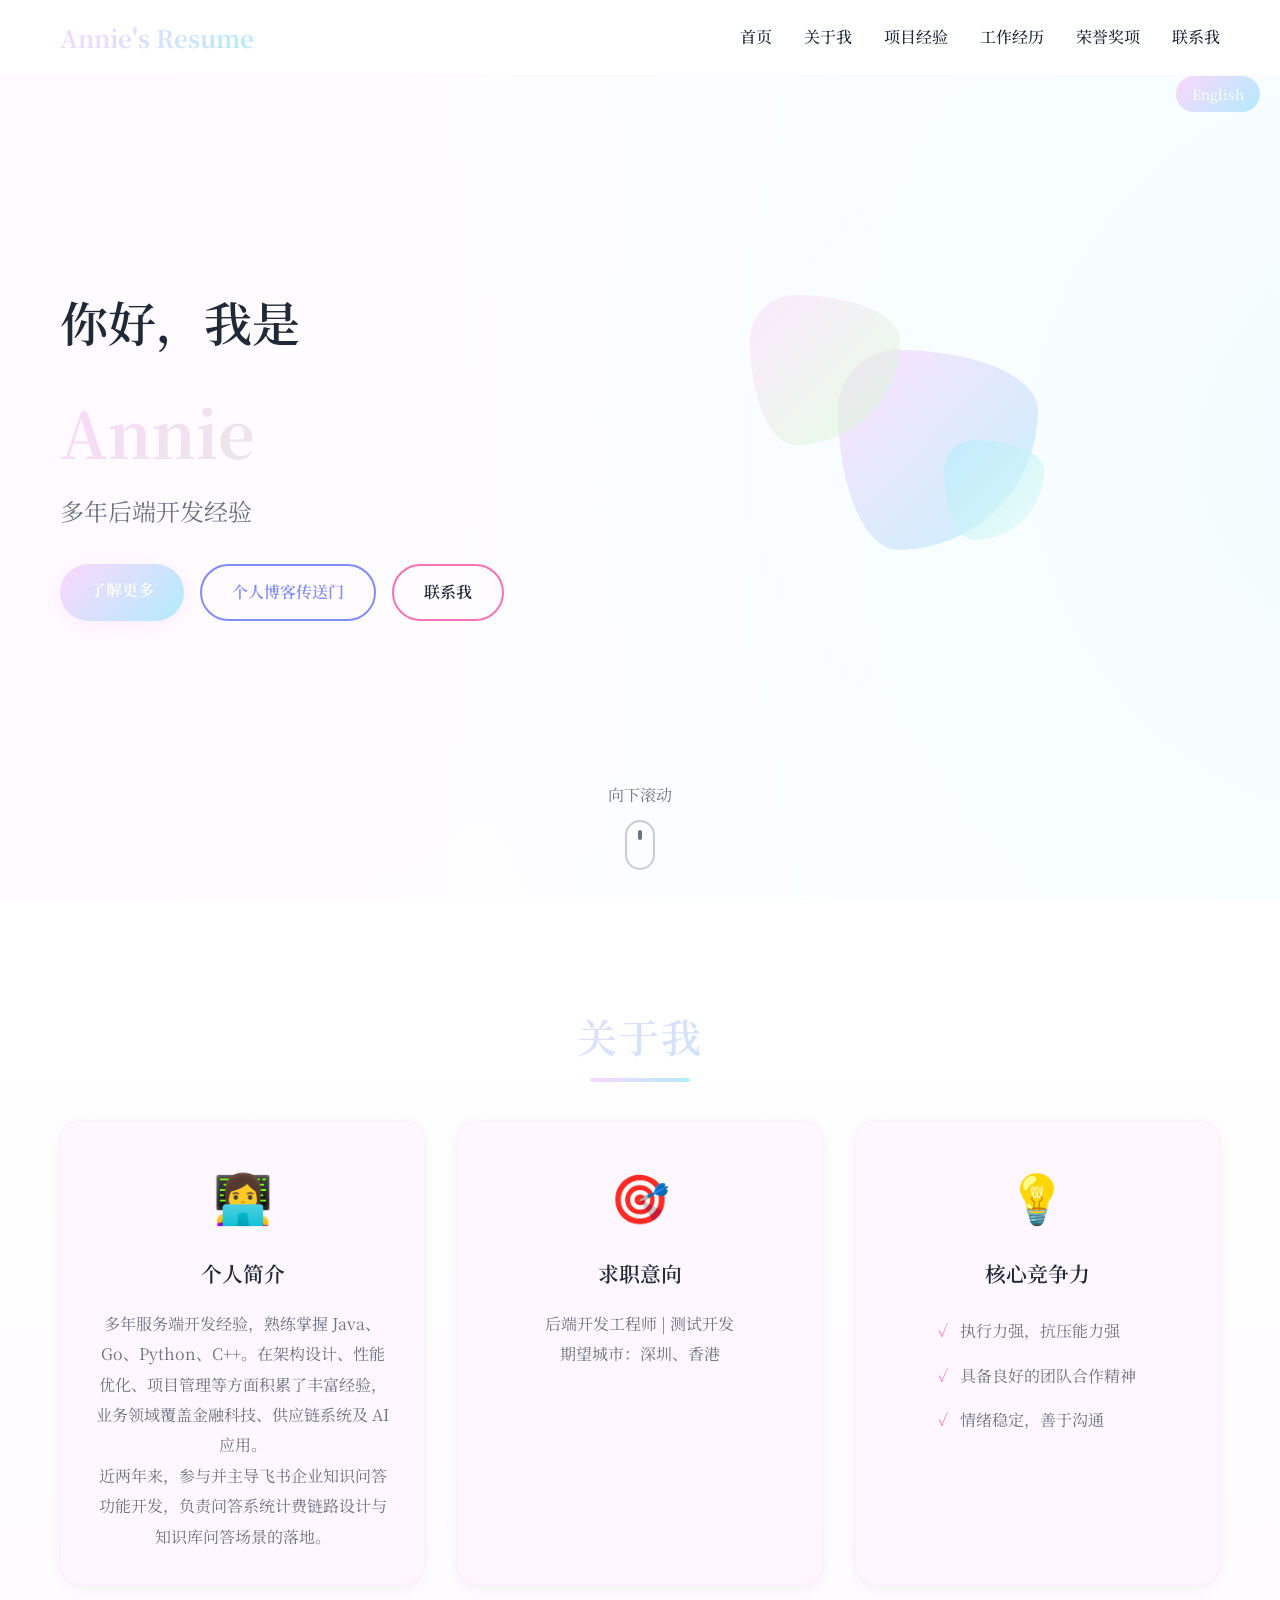
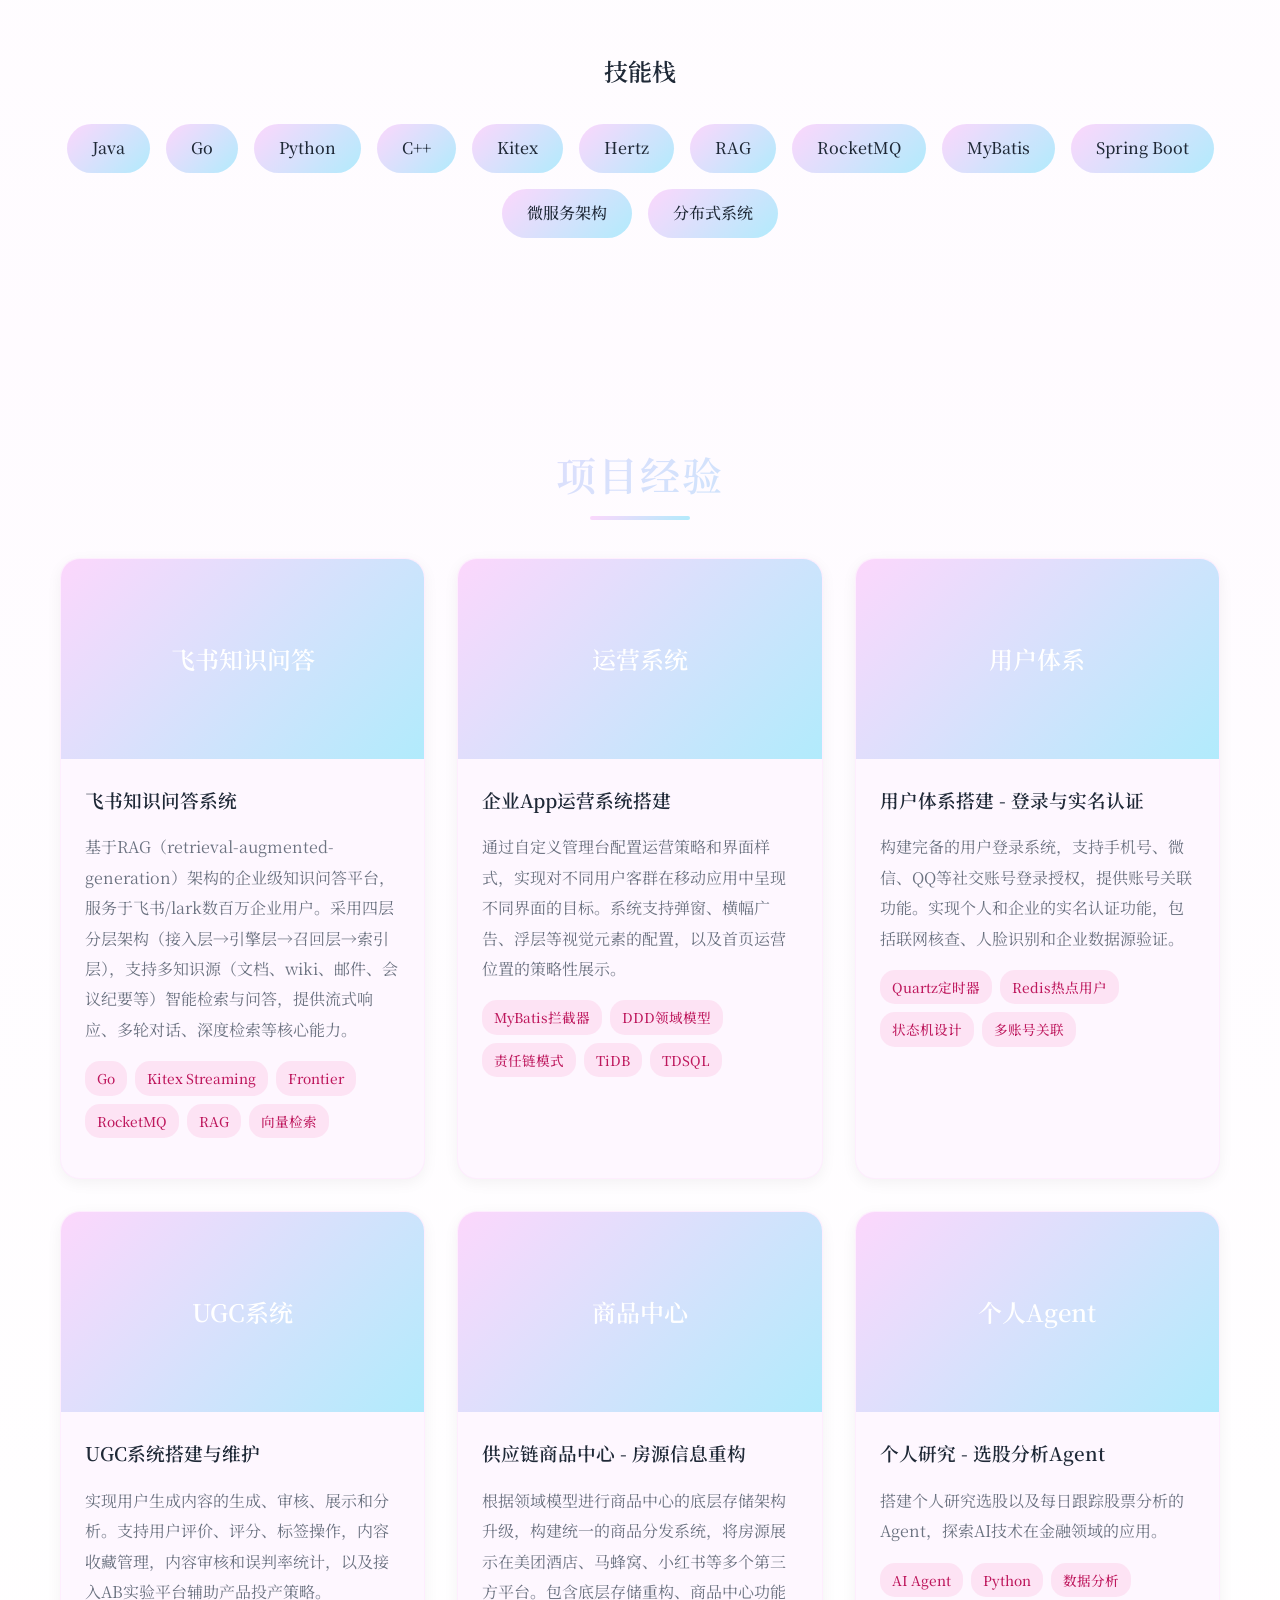
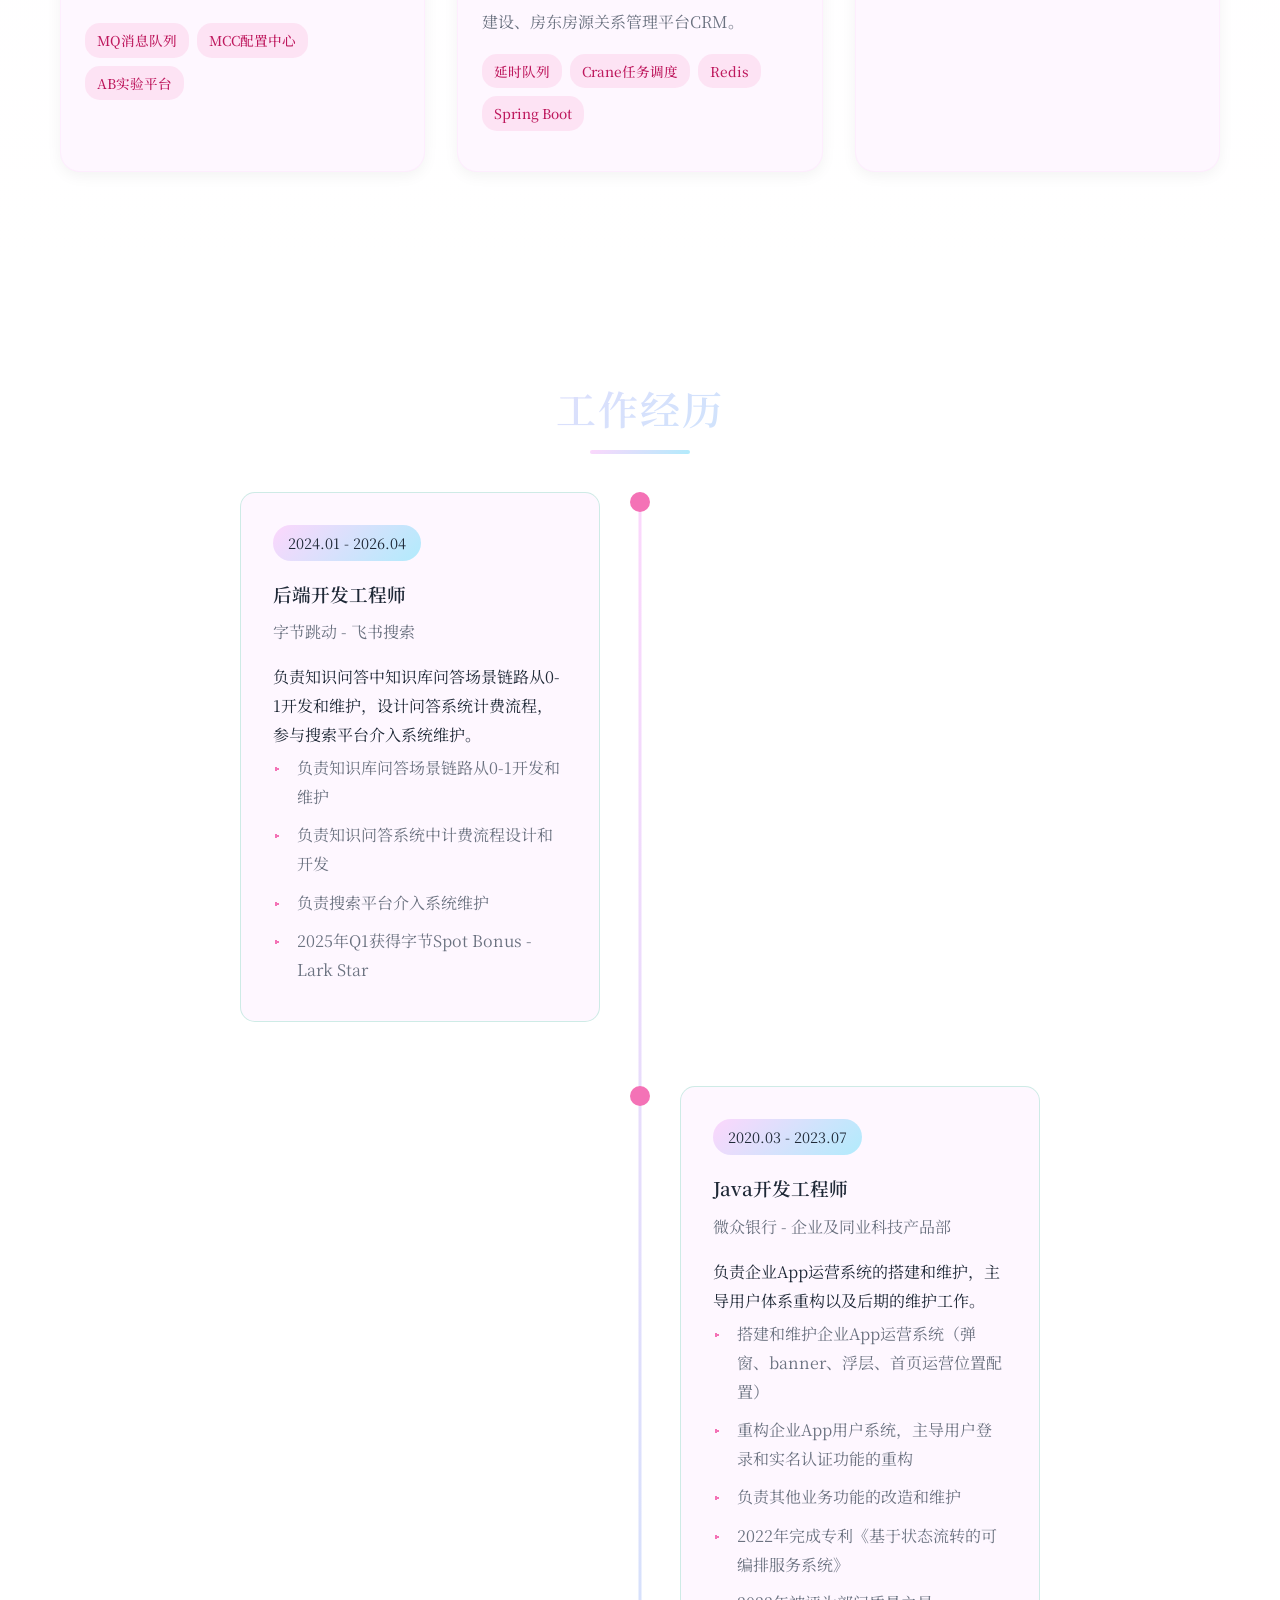
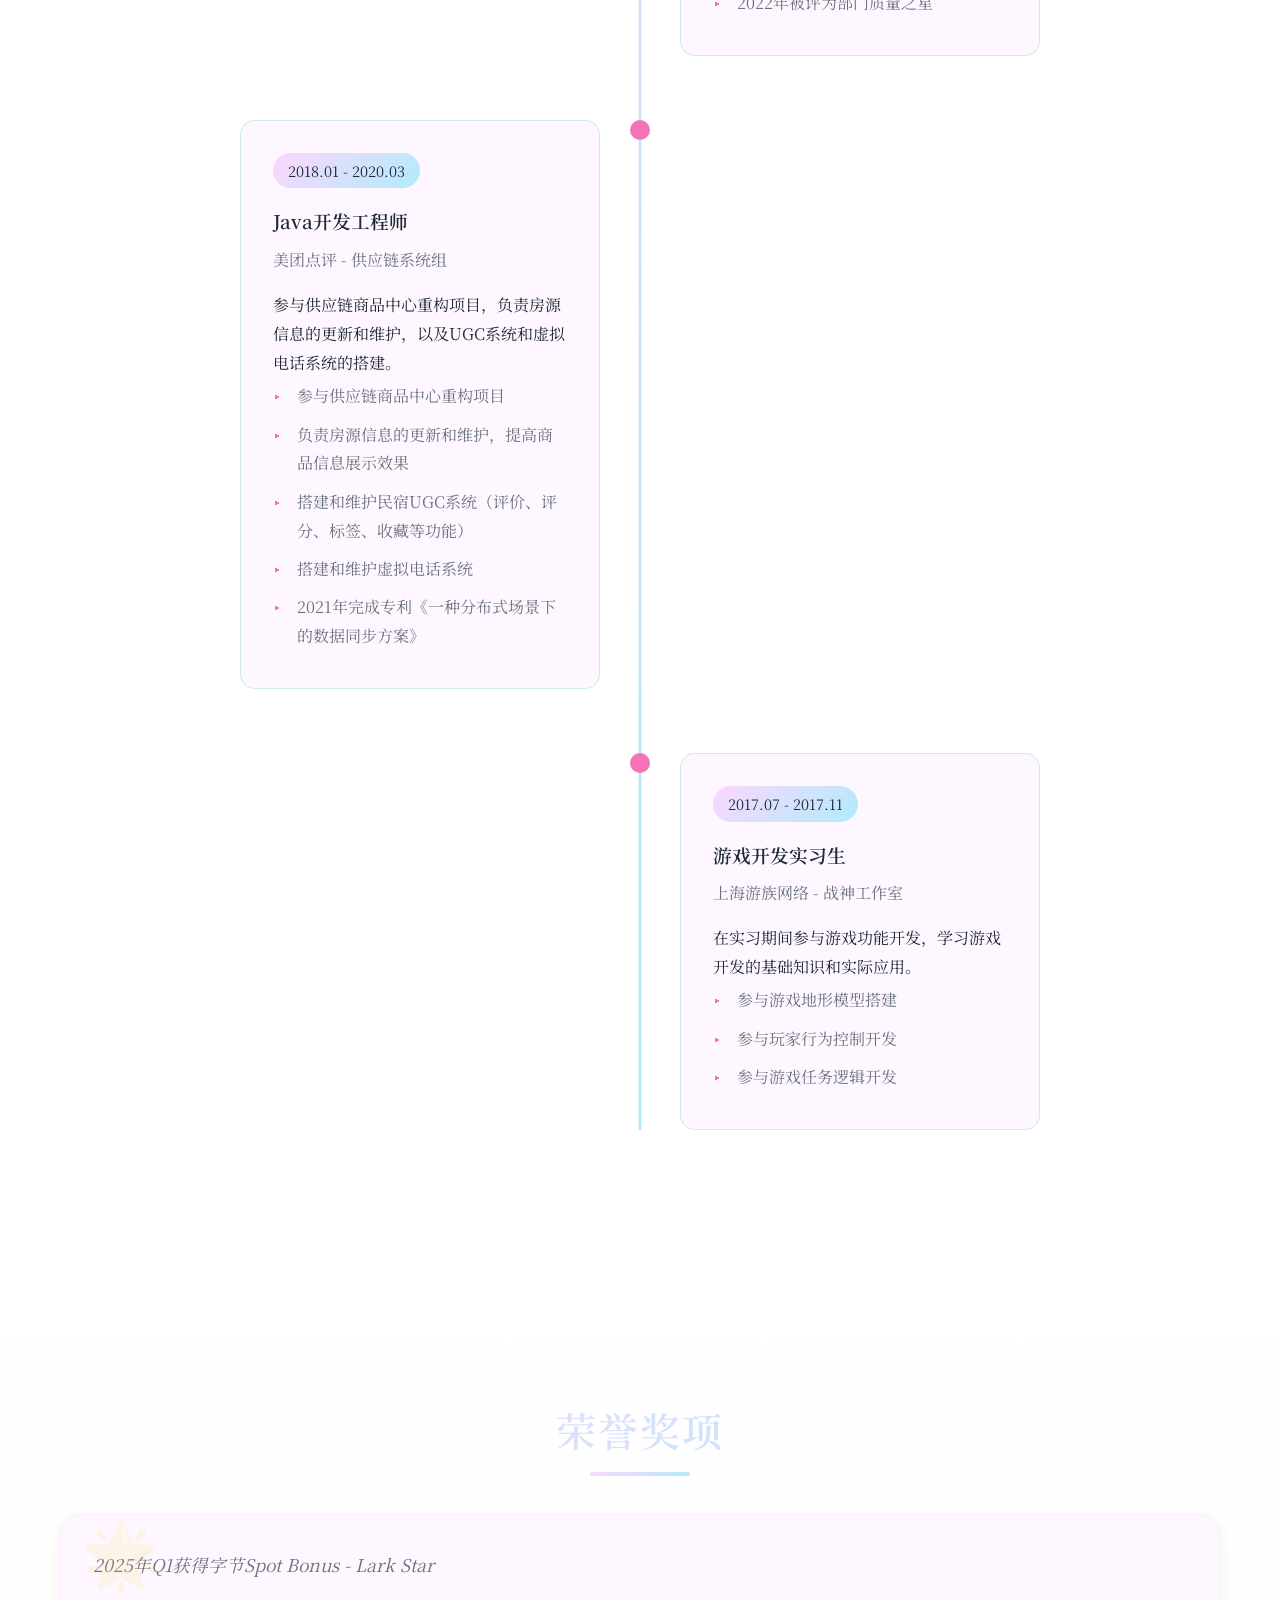
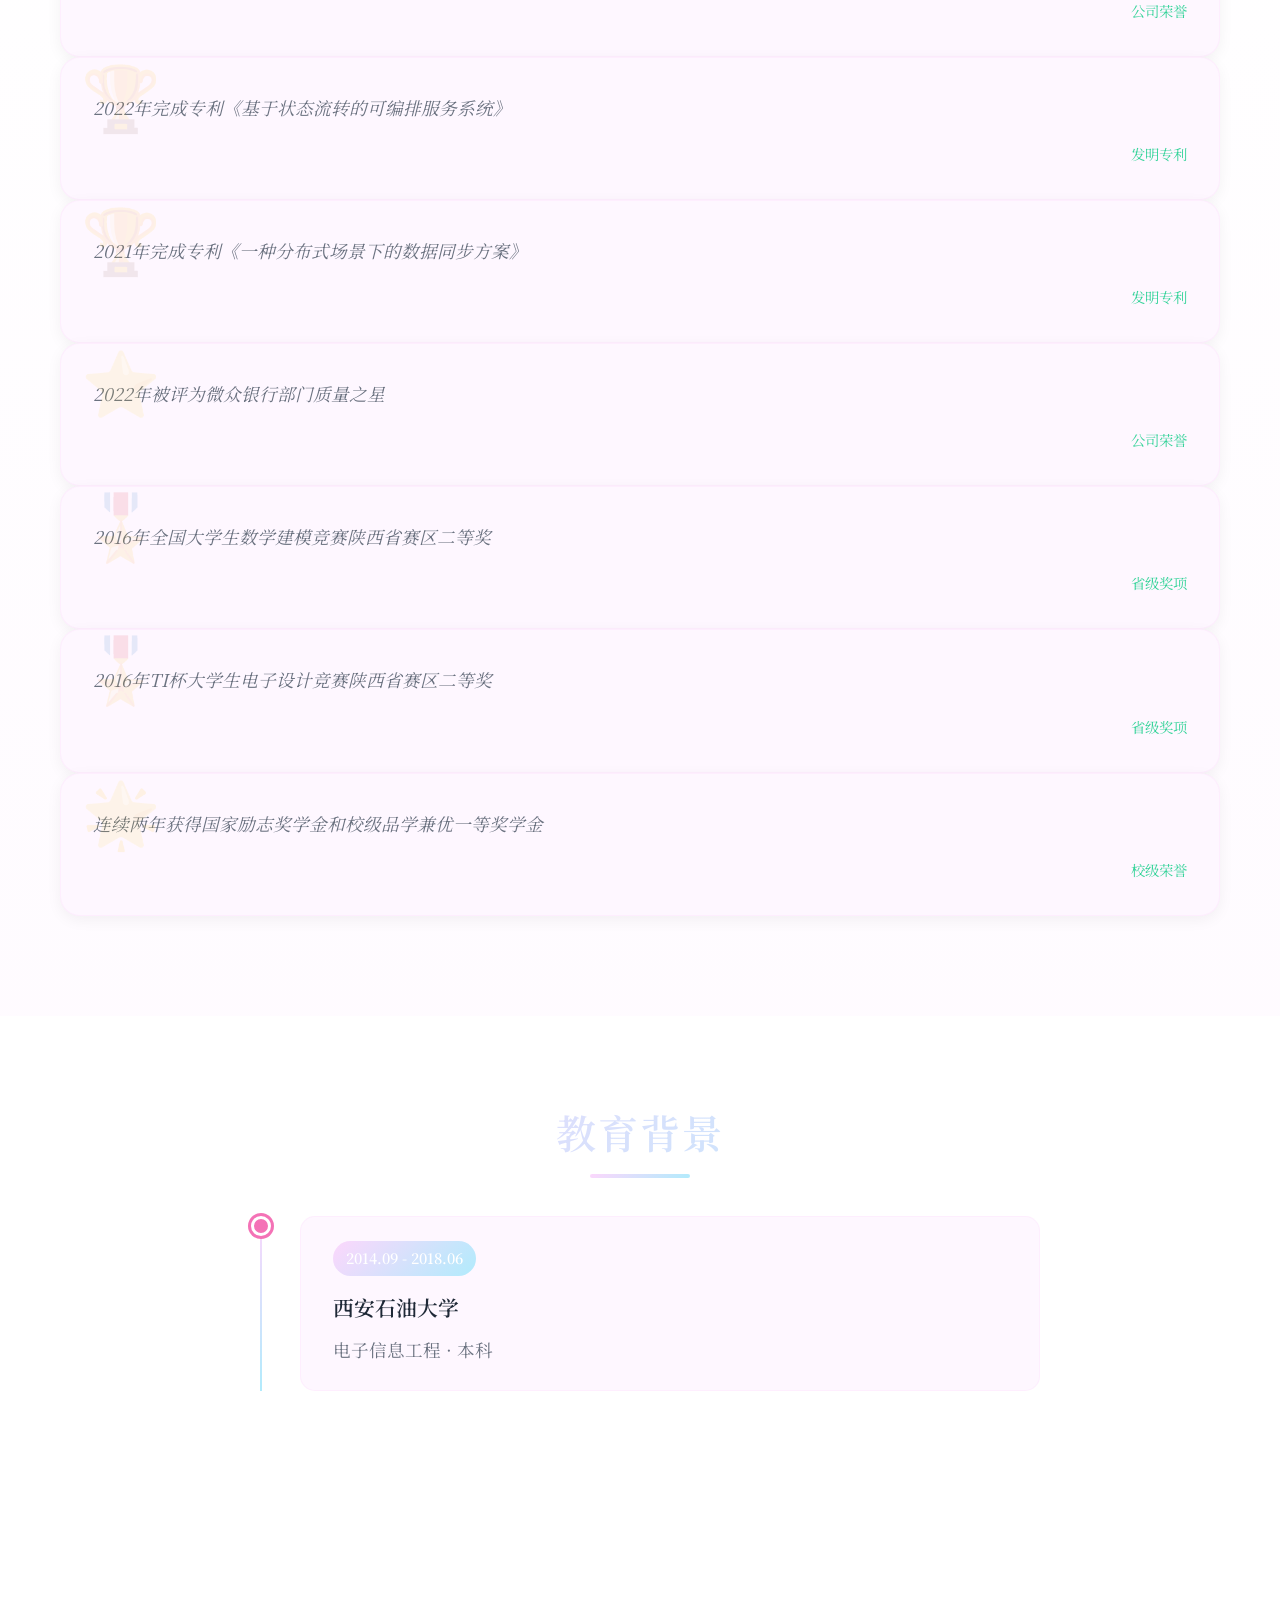
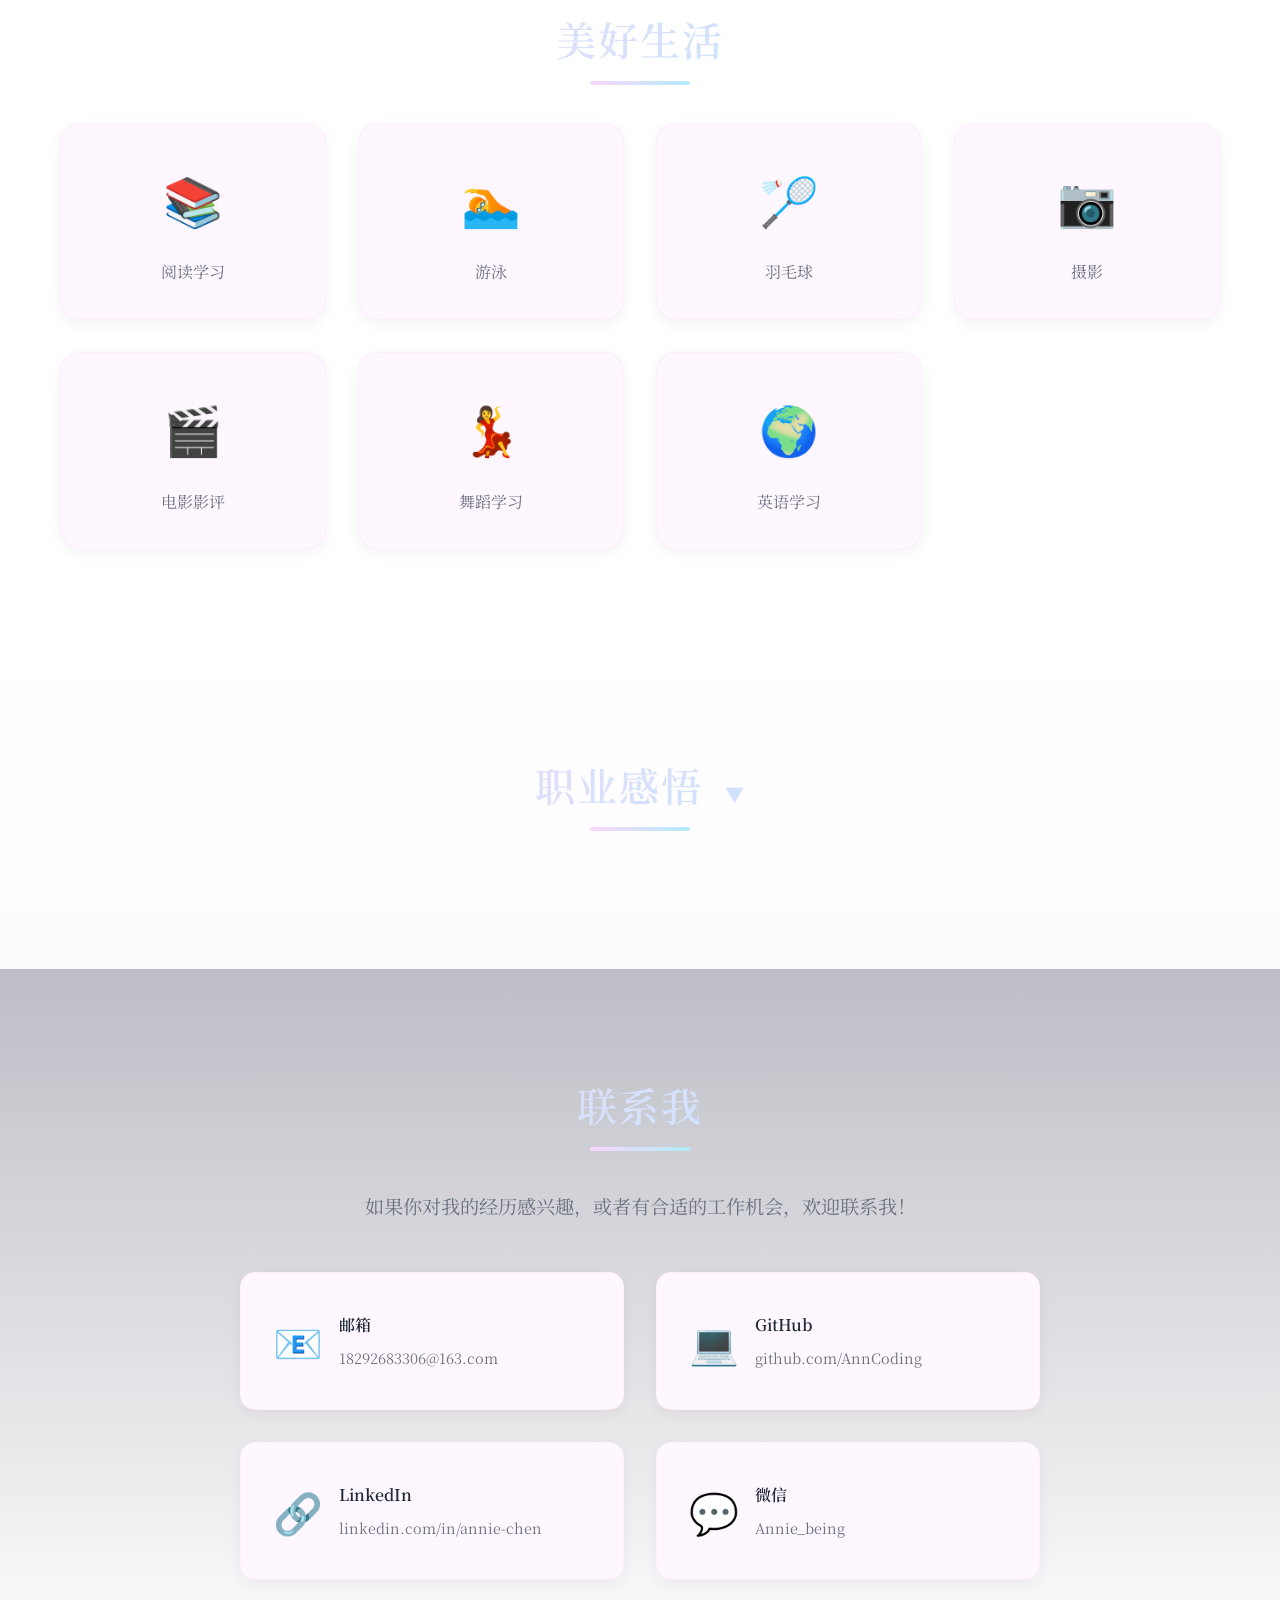
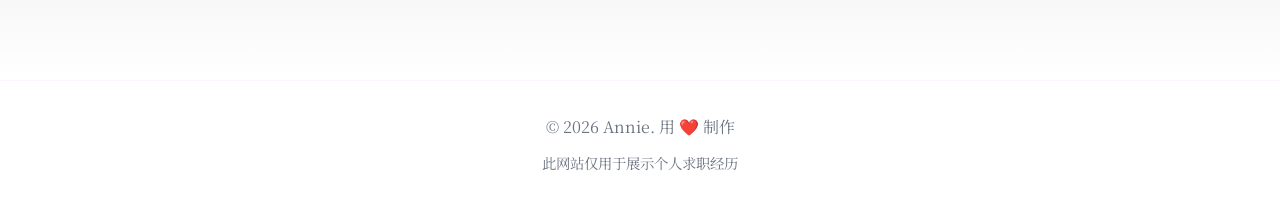
<file: index.html>
<!DOCTYPE html>
<html lang="zh-CN">
<head>
    <meta charset="UTF-8">
    <meta name="viewport" content="width=device-width, initial-scale=1.0">
    <title>Annie - 后端开发工程师求职主页</title>
    <link rel="stylesheet" href="css/style.css">
    <link href="https://fonts.googleapis.com/css2?family=Noto+Serif+SC:wght@300;400;500;600;700&display=swap" rel="stylesheet">
    <style>
        .lang-switch {
            position: fixed;
            top: 80px;
            right: 20px;
            z-index: 999;
        }
        .lang-switch a {
            padding: 8px 16px;
            background: var(--gradient-1);
            color: white;
            text-decoration: none;
            border-radius: 20px;
            font-size: 14px;
            transition: all 0.3s ease;
        }
        .lang-switch a:hover {
            transform: scale(1.05);
            box-shadow: 0 4px 15px rgba(251, 146, 60, 0.4);
        }
    </style>
</head>
<body>
    <!-- Language Switch -->
    <div class="lang-switch">
        <a href="index_en.html">English</a>
    </div>
    <!-- 导航栏 -->
    <nav class="navbar">
        <div class="nav-container">
            <div class="logo">Annie's Resume</div>
            <ul class="nav-menu">
                <li><a href="#home">首页</a></li>
                <li><a href="#about">关于我</a></li>
                <li><a href="#projects">项目经验</a></li>
                <li><a href="#experience">工作经历</a></li>
                <li><a href="#honors">荣誉奖项</a></li>
                <li><a href="#contact">联系我</a></li>
            </ul>
            <div class="hamburger">
                <span></span>
                <span></span>
                <span></span>
            </div>
        </div>
    </nav>

    <!-- 首页/英雄区 -->
    <section id="home" class="hero">
        <div class="hero-content">
            <div class="hero-text">
                <h1 class="glitch" data-text="你好，我是">你好，我是</h1>
                <h2 class="name-reveal">Annie</h2>
                <p class="typing-text">多年服务端开发经验 | Java/Go | AI应用 | 企业级系统</p>
                <div class="hero-buttons">
                    <a href="#about" class="btn btn-primary">了解更多</a>
                    <a href="https://annies-block.vercel.app/" target="_blank" class="btn btn-outline">个人博客传送门</a>
                    <a href="#contact" class="btn btn-secondary">联系我</a>
                </div>
            </div>
            <div class="hero-visual">
                <div class="floating-shapes">
                    <div class="shape shape-1"></div>
                    <div class="shape shape-2"></div>
                    <div class="shape shape-3"></div>
                </div>
            </div>
        </div>
        <div class="scroll-indicator">
            <span>向下滚动</span>
            <div class="mouse">
                <div class="wheel"></div>
            </div>
        </div>
    </section>

    <!-- 关于我 -->
    <section id="about" class="about">
        <div class="container">
            <h2 class="section-title">关于我</h2>
            <div class="about-content">
                <div class="about-card">
                    <div class="card-icon">👩‍💻</div>
                    <h3>个人简介</h3>
                    <p>多年服务端开发经验，熟练掌握 Java、Go、Python、C++。在架构设计、性能优化、项目管理等方面积累了丰富经验，业务领域覆盖金融科技、供应链系统及 AI 应用。</p>
                    <p>近两年来，参与并主导飞书企业知识问答功能开发，负责问答系统计费链路设计与知识库问答场景的落地。</p>
                </div>
                <div class="about-card">
                    <div class="card-icon">🎯</div>
                    <h3>求职意向</h3>
                    <p>后端开发工程师 | 测试开发</p>
                    <p>期望城市：深圳、香港</p>
                </div>
                <div class="about-card">
                    <div class="card-icon">💡</div>
                    <h3>核心竞争力</h3>
                    <ul class="strengths-list">
                        <li>执行力强，抗压能力强</li>
                        <li>具备良好的团队合作精神</li>
                        <li>情绪稳定，善于沟通</li>
                    </ul>
                </div>
            </div>
            <div class="skills-section">
                <h3>技能栈</h3>
                <div class="skills-container">
                    <div class="skill-tag">Java</div>
                    <div class="skill-tag">Go</div>
                    <div class="skill-tag">Python</div>
                    <div class="skill-tag">C++</div>
                    <div class="skill-tag">Kitex</div>
                    <div class="skill-tag">Hertz</div>
                    <div class="skill-tag">RAG</div>
                    <div class="skill-tag">RocketMQ</div>
                    <div class="skill-tag">MyBatis</div>
                    <div class="skill-tag">Spring Boot</div>
                    <div class="skill-tag">微服务架构</div>
                    <div class="skill-tag">分布式系统</div>
                </div>
            </div>
        </div>
    </section>

    <!-- 项目经验 -->
    <section id="projects" class="projects">
        <div class="container">
            <h2 class="section-title">项目经验</h2>
            <div class="projects-grid">
                <div class="project-card">
                    <div class="project-image">
                        <div class="placeholder-image">飞书知识问答</div>
                    </div>
                    <div class="project-content">
                        <h3>飞书知识问答系统</h3>
                        <p class="project-desc">基于RAG（retrieval-augmented-generation）架构的企业级知识问答平台，服务于飞书/lark数百万企业用户。采用四层分层架构（接入层→引擎层→召回层→索引层），支持多知识源（文档、wiki、邮件、会议纪要等）智能检索与问答，提供流式响应、多轮对话、深度检索等核心能力。</p>
                        <div class="project-tech">
                            <span>Go</span>
                            <span>Kitex Streaming</span>
                            <span>Frontier</span>
                            <span>RocketMQ</span>
                            <span>RAG</span>
                            <span>向量检索</span>
                        </div>
                    </div>
                </div>
                <div class="project-card">
                    <div class="project-image">
                        <div class="placeholder-image">运营系统</div>
                    </div>
                    <div class="project-content">
                        <h3>企业App运营系统搭建</h3>
                        <p class="project-desc">通过自定义管理台配置运营策略和界面样式，实现对不同用户客群在移动应用中呈现不同界面的目标。系统支持弹窗、横幅广告、浮层等视觉元素的配置，以及首页运营位置的策略性展示。</p>
                        <div class="project-tech">
                            <span>MyBatis拦截器</span>
                            <span>DDD领域模型</span>
                            <span>责任链模式</span>
                            <span>TiDB</span>
                            <span>TDSQL</span>
                        </div>
                    </div>
                </div>
                <div class="project-card">
                    <div class="project-image">
                        <div class="placeholder-image">用户体系</div>
                    </div>
                    <div class="project-content">
                        <h3>用户体系搭建 - 登录与实名认证</h3>
                        <p class="project-desc">构建完备的用户登录系统，支持手机号、微信、QQ等社交账号登录授权，提供账号关联功能。实现个人和企业的实名认证功能，包括联网核查、人脸识别和企业数据源验证。</p>
                        <div class="project-tech">
                            <span>Quartz定时器</span>
                            <span>Redis热点用户</span>
                            <span>状态机设计</span>
                            <span>多账号关联</span>
                        </div>
                    </div>
                </div>
                <div class="project-card">
                    <div class="project-image">
                        <div class="placeholder-image">UGC系统</div>
                    </div>
                    <div class="project-content">
                        <h3>UGC系统搭建与维护</h3>
                        <p class="project-desc">实现用户生成内容的生成、审核、展示和分析。支持用户评价、评分、标签操作，内容收藏管理，内容审核和误判率统计，以及接入AB实验平台辅助产品投产策略。</p>
                        <div class="project-tech">
                            <span>MQ消息队列</span>
                            <span>MCC配置中心</span>
                            <span>AB实验平台</span>
                        </div>
                    </div>
                </div>
                <div class="project-card">
                    <div class="project-image">
                        <div class="placeholder-image">商品中心</div>
                    </div>
                    <div class="project-content">
                        <h3>供应链商品中心 - 房源信息重构</h3>
                        <p class="project-desc">根据领域模型进行商品中心的底层存储架构升级，构建统一的商品分发系统，将房源展示在美团酒店、马蜂窝、小红书等多个第三方平台。包含底层存储重构、商品中心功能建设、房东房源关系管理平台CRM。</p>
                        <div class="project-tech">
                            <span>延时队列</span>
                            <span>Crane任务调度</span>
                            <span>Redis</span>
                            <span>Spring Boot</span>
                        </div>
                    </div>
                </div>
                <div class="project-card">
                    <div class="project-image">
                        <div class="placeholder-image">个人Agent</div>
                    </div>
                    <div class="project-content">
                        <h3>个人研究 - 选股分析Agent</h3>
                        <p class="project-desc">搭建个人研究选股以及每日跟踪股票分析的Agent，探索AI技术在金融领域的应用。</p>
                        <div class="project-tech">
                            <span>AI Agent</span>
                            <span>Python</span>
                            <span>数据分析</span>
                        </div>
                    </div>
                </div>
            </div>
        </div>
    </section>

    <!-- 工作经历 -->
    <section id="experience" class="experience">
        <div class="container">
            <h2 class="section-title">工作经历</h2>
            <div class="timeline">
                <div class="timeline-item">
                    <div class="timeline-dot"></div>
                    <div class="timeline-content">
                        <div class="timeline-date">2024.01 - 2026.04</div>
                        <h3>后端开发工程师</h3>
                        <h4>字节跳动 - 飞书搜索</h4>
                        <p>负责知识问答中知识库问答场景链路从0-1开发和维护，设计问答系统计费流程，参与搜索平台介入系统维护。</p>
                        <ul>
                            <li>负责知识库问答场景链路从0-1开发和维护</li>
                            <li>负责知识问答系统中计费流程设计和开发</li>
                            <li>负责搜索平台介入系统维护</li>
                            <li>2025年Q1获得字节Spot Bonus - Lark Star</li>
                        </ul>
                    </div>
                </div>
                <div class="timeline-item">
                    <div class="timeline-dot"></div>
                    <div class="timeline-content">
                        <div class="timeline-date">2020.03 - 2023.07</div>
                        <h3>Java开发工程师</h3>
                        <h4>微众银行 - 企业及同业科技产品部</h4>
                        <p>负责企业App运营系统的搭建和维护，主导用户体系重构以及后期的维护工作。</p>
                        <ul>
                            <li>搭建和维护企业App运营系统（弹窗、banner、浮层、首页运营位置配置）</li>
                            <li>重构企业App用户系统，主导用户登录和实名认证功能的重构</li>
                            <li>负责其他业务功能的改造和维护</li>
                            <li>2022年完成专利《基于状态流转的可编排服务系统》</li>
                            <li>2022年被评为部门质量之星</li>
                        </ul>
                    </div>
                </div>
                <div class="timeline-item">
                    <div class="timeline-dot"></div>
                    <div class="timeline-content">
                        <div class="timeline-date">2018.01 - 2020.03</div>
                        <h3>Java开发工程师</h3>
                        <h4>美团点评 - 供应链系统组</h4>
                        <p>参与供应链商品中心重构项目，负责房源信息的更新和维护，以及UGC系统和虚拟电话系统的搭建。</p>
                        <ul>
                            <li>参与供应链商品中心重构项目</li>
                            <li>负责房源信息的更新和维护，提高商品信息展示效果</li>
                            <li>搭建和维护民宿UGC系统（评价、评分、标签、收藏等功能）</li>
                            <li>搭建和维护虚拟电话系统</li>
                            <li>2021年完成专利《一种分布式场景下的数据同步方案》</li>
                        </ul>
                    </div>
                </div>
                <div class="timeline-item">
                    <div class="timeline-dot"></div>
                    <div class="timeline-content">
                        <div class="timeline-date">2017.07 - 2017.11</div>
                        <h3>游戏开发实习生</h3>
                        <h4>上海游族网络 - 战神工作室</h4>
                        <p>在实习期间参与游戏功能开发，学习游戏开发的基础知识和实际应用。</p>
                        <ul>
                            <li>参与游戏地形模型搭建</li>
                            <li>参与玩家行为控制开发</li>
                            <li>参与游戏任务逻辑开发</li>
                        </ul>
                    </div>
                </div>
            </div>
        </div>
    </section>

    <!-- 荣誉奖项 -->
    <section id="honors" class="insights">
        <div class="container">
            <h2 class="section-title">荣誉奖项</h2>
            <div class="insights-grid">
                <div class="insight-card">
                    <div class="insight-quote">🌟</div>
                    <p class="insight-text">2025年Q1获得字节Spot Bonus - Lark Star</p>
                    <div class="insight-date">公司荣誉</div>
                </div>
                <div class="insight-card">
                    <div class="insight-quote">🏆</div>
                    <p class="insight-text">2022年完成专利《基于状态流转的可编排服务系统》</p>
                    <div class="insight-date">发明专利</div>
                </div>
                <div class="insight-card">
                    <div class="insight-quote">🏆</div>
                    <p class="insight-text">2021年完成专利《一种分布式场景下的数据同步方案》</p>
                    <div class="insight-date">发明专利</div>
                </div>
                <div class="insight-card">
                    <div class="insight-quote">⭐</div>
                    <p class="insight-text">2022年被评为微众银行部门质量之星</p>
                    <div class="insight-date">公司荣誉</div>
                </div>
                <div class="insight-card">
                    <div class="insight-quote">🎖️</div>
                    <p class="insight-text">2016年全国大学生数学建模竞赛陕西省赛区二等奖</p>
                    <div class="insight-date">省级奖项</div>
                </div>
                <div class="insight-card">
                    <div class="insight-quote">🎖️</div>
                    <p class="insight-text">2016年TI杯大学生电子设计竞赛陕西省赛区二等奖</p>
                    <div class="insight-date">省级奖项</div>
                </div>
                <div class="insight-card">
                    <div class="insight-quote">🌟</div>
                    <p class="insight-text">连续两年获得国家励志奖学金和校级品学兼优一等奖学金</p>
                    <div class="insight-date">校级荣誉</div>
                </div>
            </div>
        </div>
    </section>

    <!-- 教育背景 -->
    <section id="education" class="education-section">
        <div class="container">
            <h2 class="section-title">教育背景</h2>
            <div class="timeline-simple">
                <div class="timeline-item-simple">
                    <div class="timeline-dot-simple"></div>
                    <div class="timeline-content-simple">
                        <div class="edu-date">2014.09 - 2018.06</div>
                        <h3>西安石油大学</h3>
                        <h4>电子信息工程 · 本科</h4>
                    </div>
                </div>
            </div>
        </div>
    </section>

    <!-- 美好生活 -->
    <section id="life" class="life">
        <div class="container">
            <h2 class="section-title">美好生活</h2>
            <div class="life-gallery">
                <div class="life-item">
                    <div class="life-icon">📚</div>
                    <p>阅读学习</p>
                </div>
                <div class="life-item">
                    <div class="life-icon">🏊</div>
                    <p>游泳</p>
                </div>
                <div class="life-item">
                    <div class="life-icon">🏸</div>
                    <p>羽毛球</p>
                </div>
                <div class="life-item">
                    <div class="life-icon">📷</div>
                    <p>摄影</p>
                </div>
                <div class="life-item">
                    <div class="life-icon">🎬</div>
                    <p>电影影评</p>
                </div>
                <div class="life-item">
                    <div class="life-icon">💃</div>
                    <p>舞蹈学习</p>
                </div>
                <div class="life-item">
                    <div class="life-icon">🌍</div>
                    <p>英语学习</p>
                </div>
            </div>
        </div>
    </section>

    <!-- 职业感悟 -->
    <section id="insights-section" class="insights collapsible-section">
        <div class="container">
            <h2 class="section-title toggle-title" onclick="toggleInsights()">
                职业感悟 <span class="toggle-icon">▼</span>
            </h2>
            <div class="insights-grid" id="insightsGrid">
                <div class="insight-card">
                    <div class="insight-quote">"</div>
                    <p class="insight-text">拥抱AI时代的"从容"。核心竞争力已经从"写代码的速度"进化为"解决复杂问题的能力"和"对业务的深度洞察"。AI能补全代码，但如何将混乱的现实业务抽象为优雅的数据模型，如何在性能与成本之间做出最适合的架构权衡，这些是AI短期内无法替代的"工程师智慧"。</p>
                    <div class="insight-date">AI时代的思考</div>
                </div>
                <div class="insight-card">
                    <div class="insight-quote">"</div>
                    <p class="insight-text">35岁没有明确的界限。要跳出只会写代码和做需求的局限，学会拆解问题、分析问题、形成自己的方法论。技术是解决问题的手段，更重要的是能协调更多资源帮助企业解决更大的问题。什么年龄段匹配上解决问题的难易程度，我们应该跳出来看这个问题。</p>
                    <div class="insight-date">关于职业发展</div>
                </div>
                <div class="insight-card">
                    <div class="insight-quote">"</div>
                    <p class="insight-text">坦然接纳自己的女性身份和年龄。将善于倾听和总结的优势转化为独特的领导力。在架构评审中敏锐捕捉那些容易被忽视的边缘场景；在技术债务越积越多时，耐心地梳理出平滑的迁移方案。技术是一场马拉松，前十公里拼的是爆发力，而三十岁之后的赛程，拼的是心力、视野以及对技术本质的敬畏。</p>
                    <div class="insight-date">关于女性做技术</div>
                </div>
            </div>
        </div>
    </section>

    <!-- 联系我 -->
    <section id="contact" class="contact">
        <div class="container">
            <h2 class="section-title">联系我</h2>
            <div class="contact-content">
                <p class="contact-intro">如果你对我的经历感兴趣，或者有合适的工作机会，欢迎联系我！</p>
                <div class="contact-methods">
                    <a href="mailto:18292683306@163.com" class="contact-item">
                        <div class="contact-icon">📧</div>
                        <div class="contact-info">
                            <h4>邮箱</h4>
                            <p>18292683306@163.com</p>
                        </div>
                    </a>
                    <a href="https://github.com/AnnCoding" target="_blank" class="contact-item">
                        <div class="contact-icon">💻</div>
                        <div class="contact-info">
                            <h4>GitHub</h4>
                            <p>github.com/AnnCoding</p>
                        </div>
                    </a>
                    <a href="https://www.linkedin.com/in/annie-chen-5862a5256/" target="_blank" class="contact-item">
                        <div class="contact-icon">🔗</div>
                        <div class="contact-info">
                            <h4>LinkedIn</h4>
                            <p>linkedin.com/in/annie-chen</p>
                        </div>
                    </a>
                    <a href="#" class="contact-item">
                        <div class="contact-icon">💬</div>
                        <div class="contact-info">
                            <h4>微信</h4>
                            <p>Annie_being</p>
                        </div>
                    </a>
                </div>
            </div>
        </div>
    </section>

    <!-- 页脚 -->
    <footer class="footer">
        <div class="container">
            <p>&copy; 2026 Annie. 用 ❤️ 制作</p>
            <p class="footer-note">此网站仅用于展示个人求职经历</p>
        </div>
    </footer>

    <script src="js/main.js"></script>
</body>
</html>
</file>
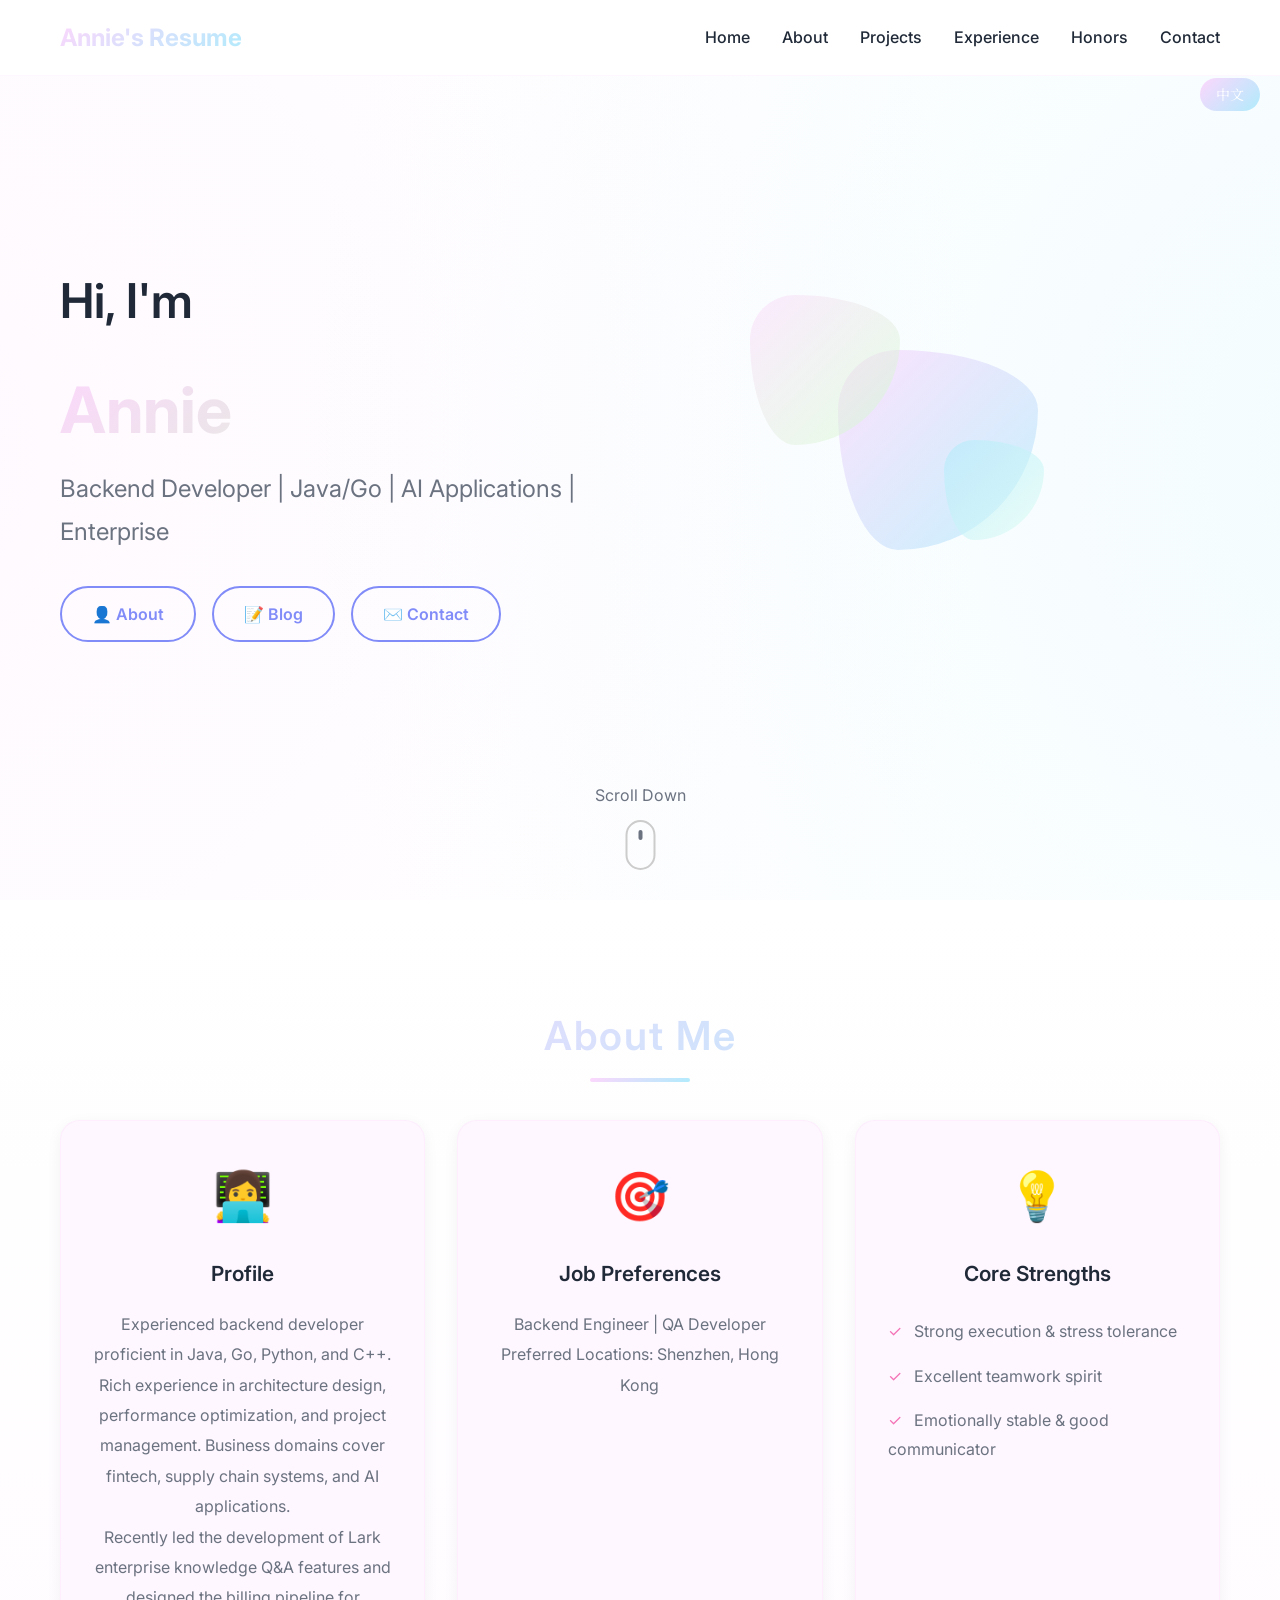
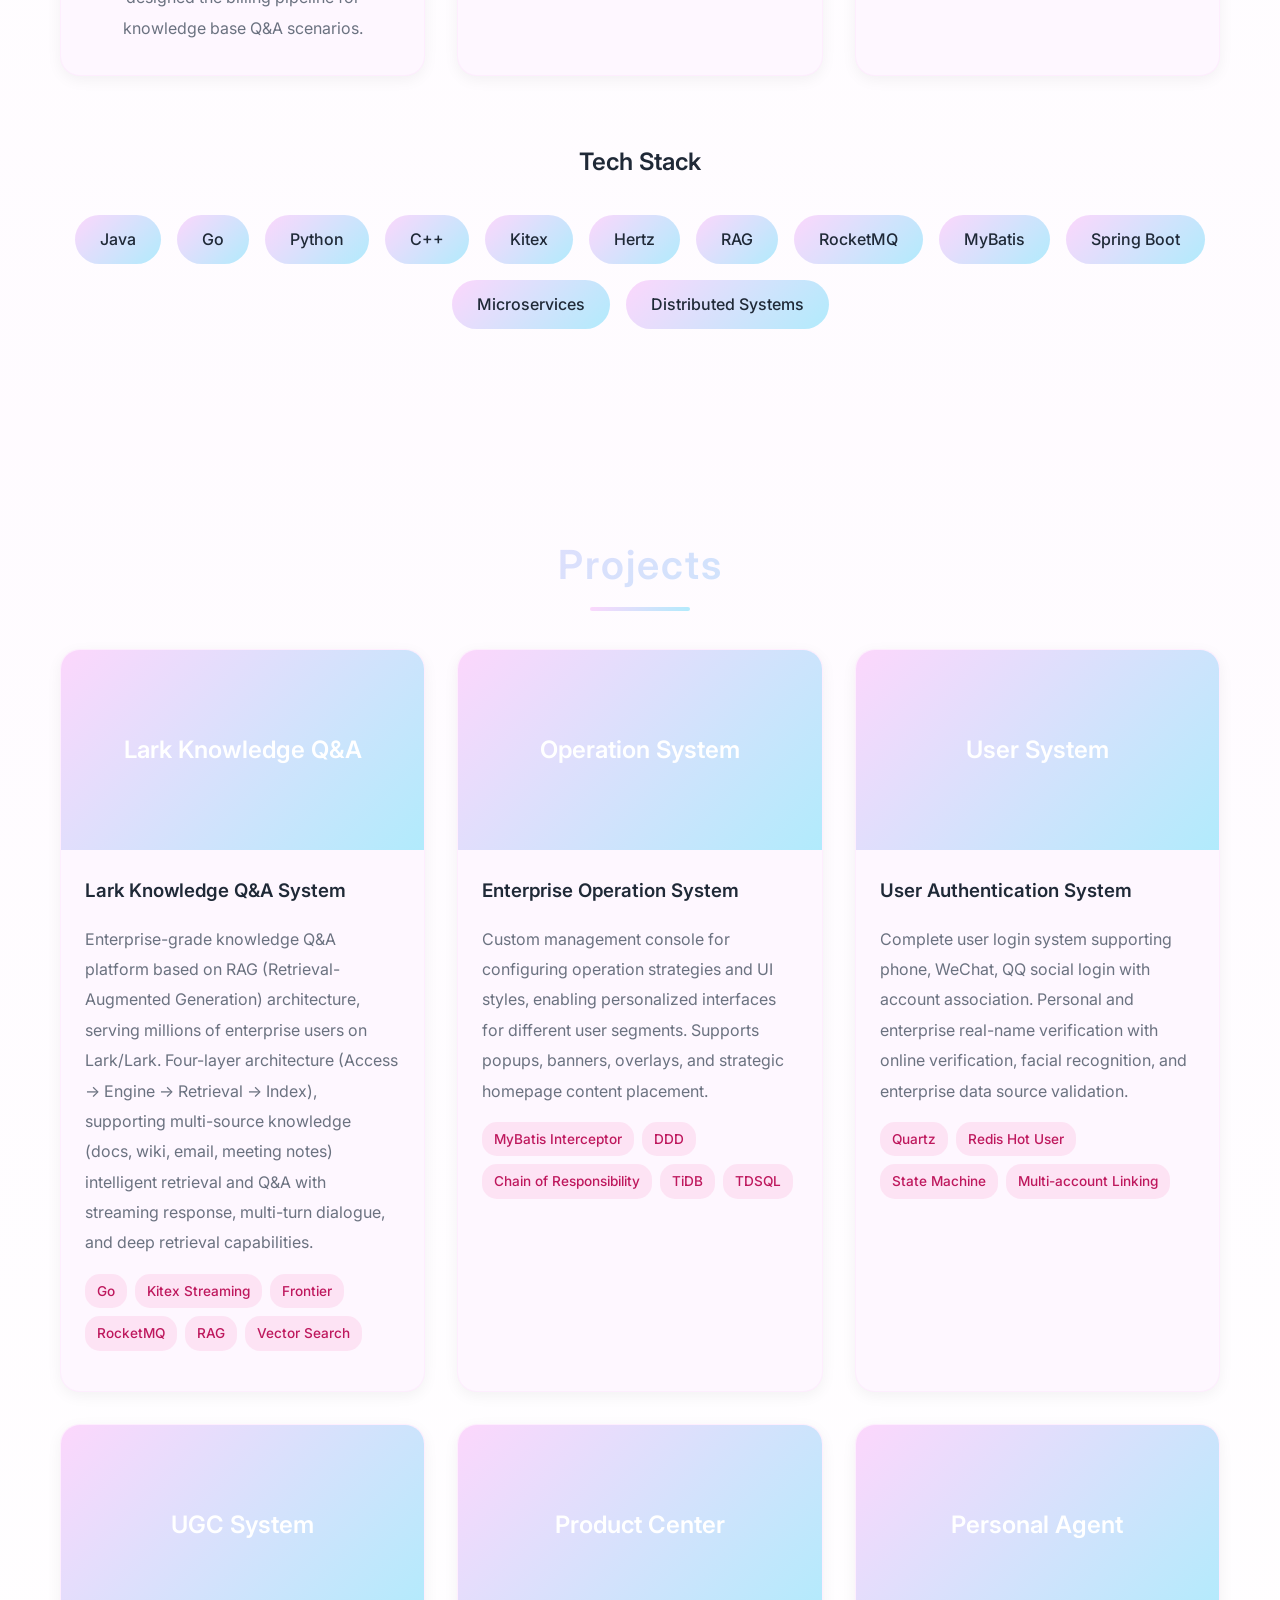
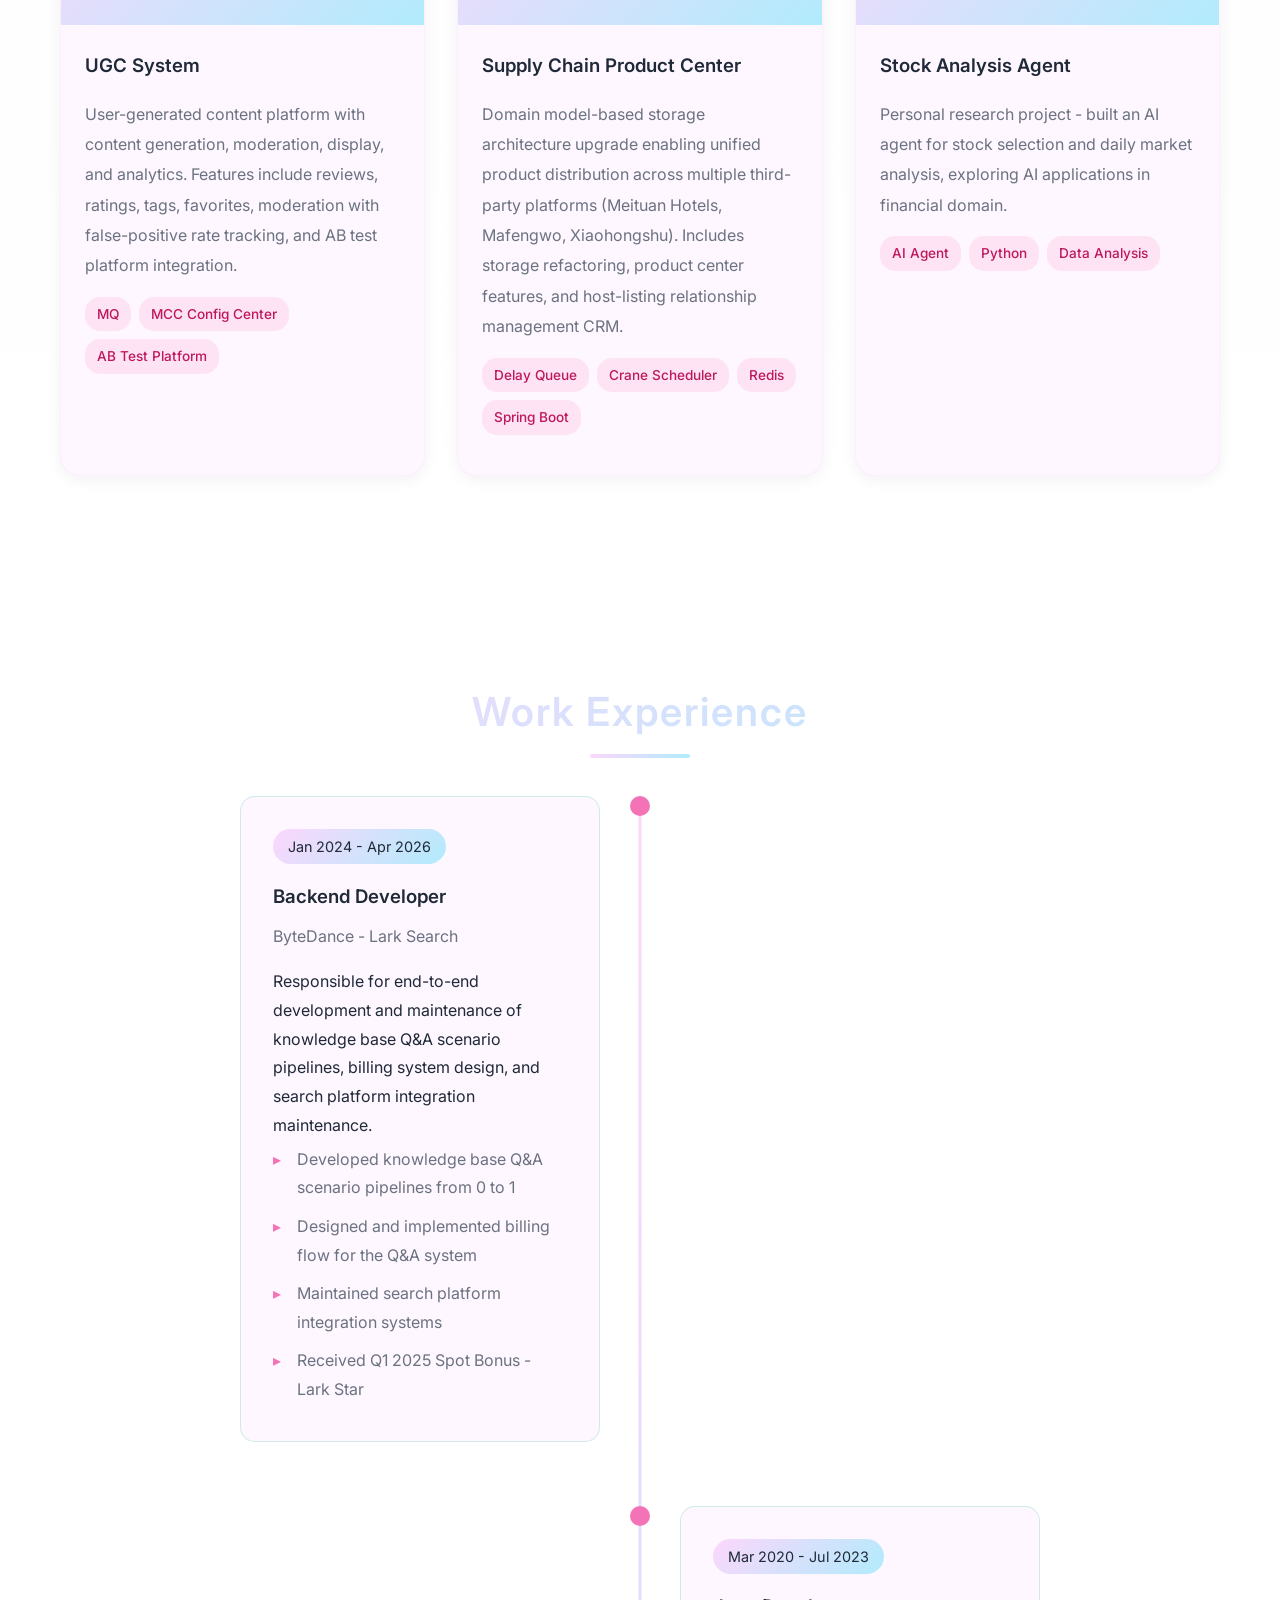
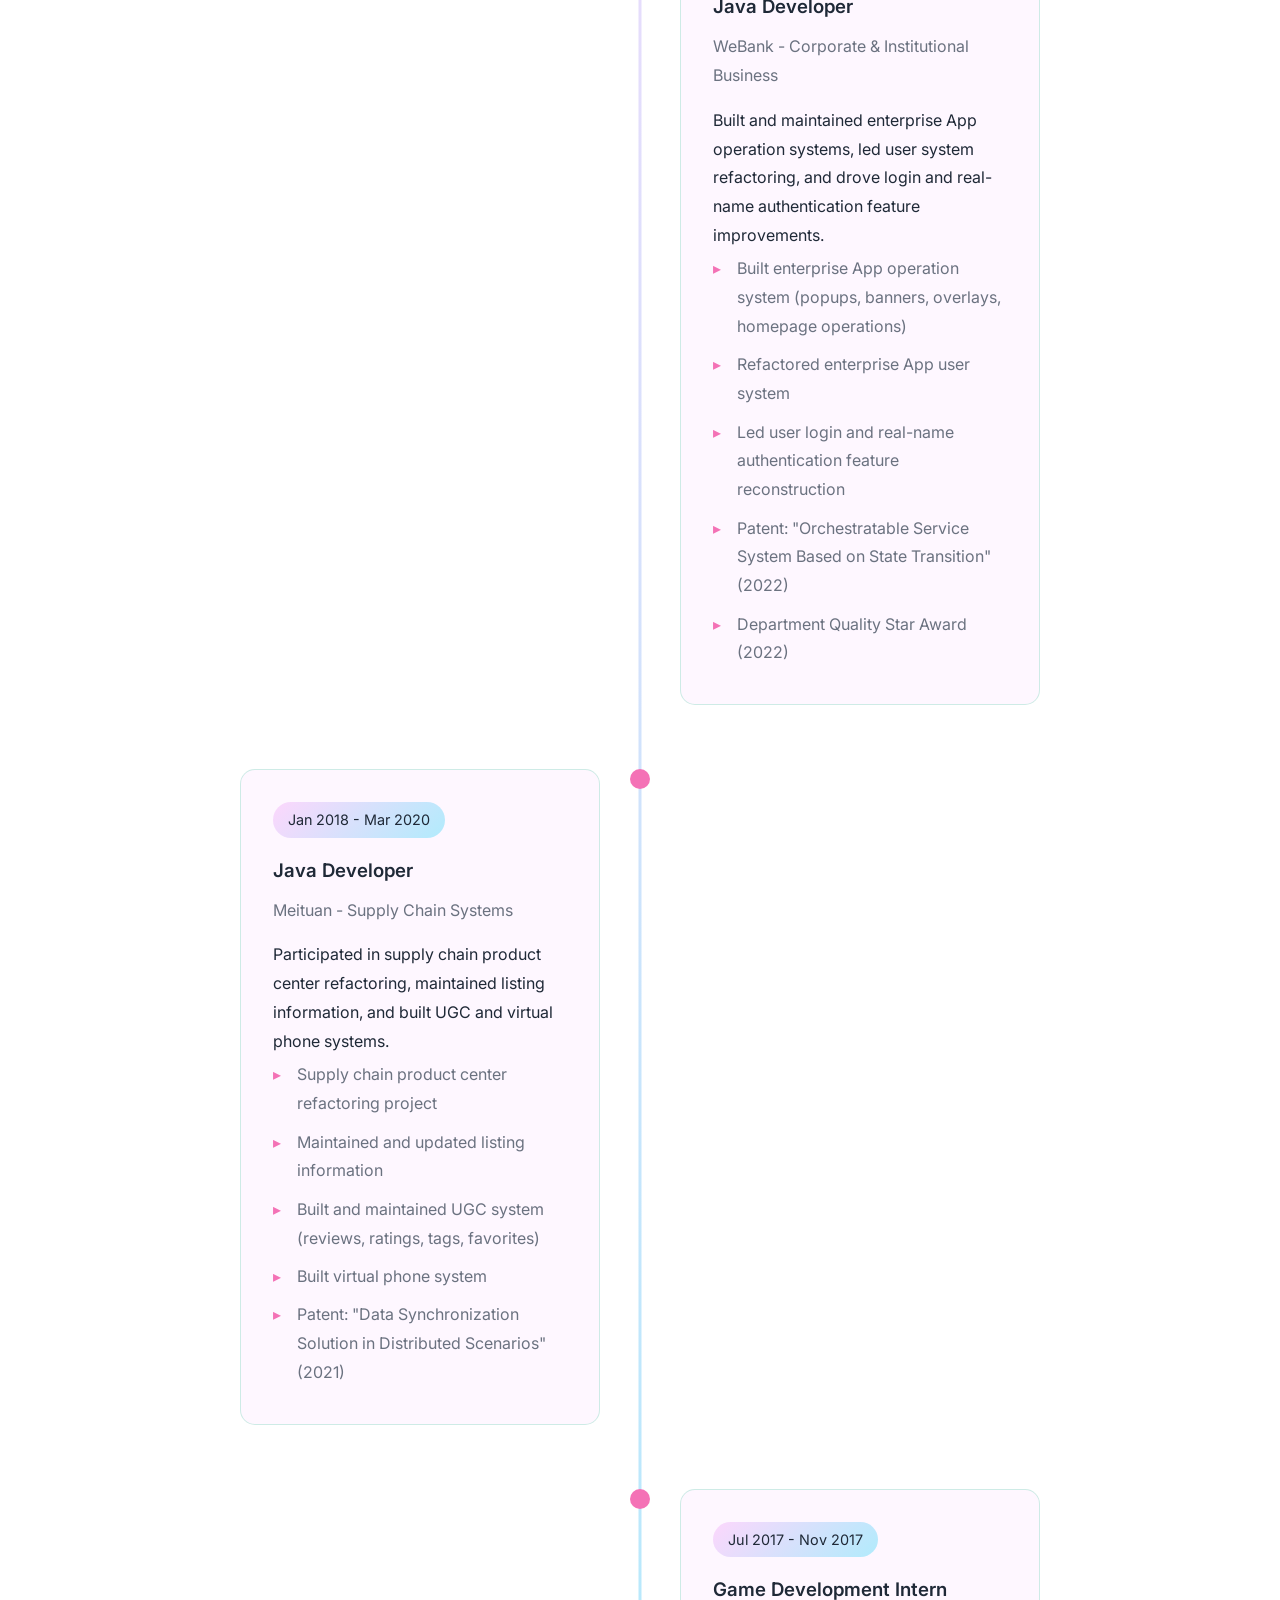
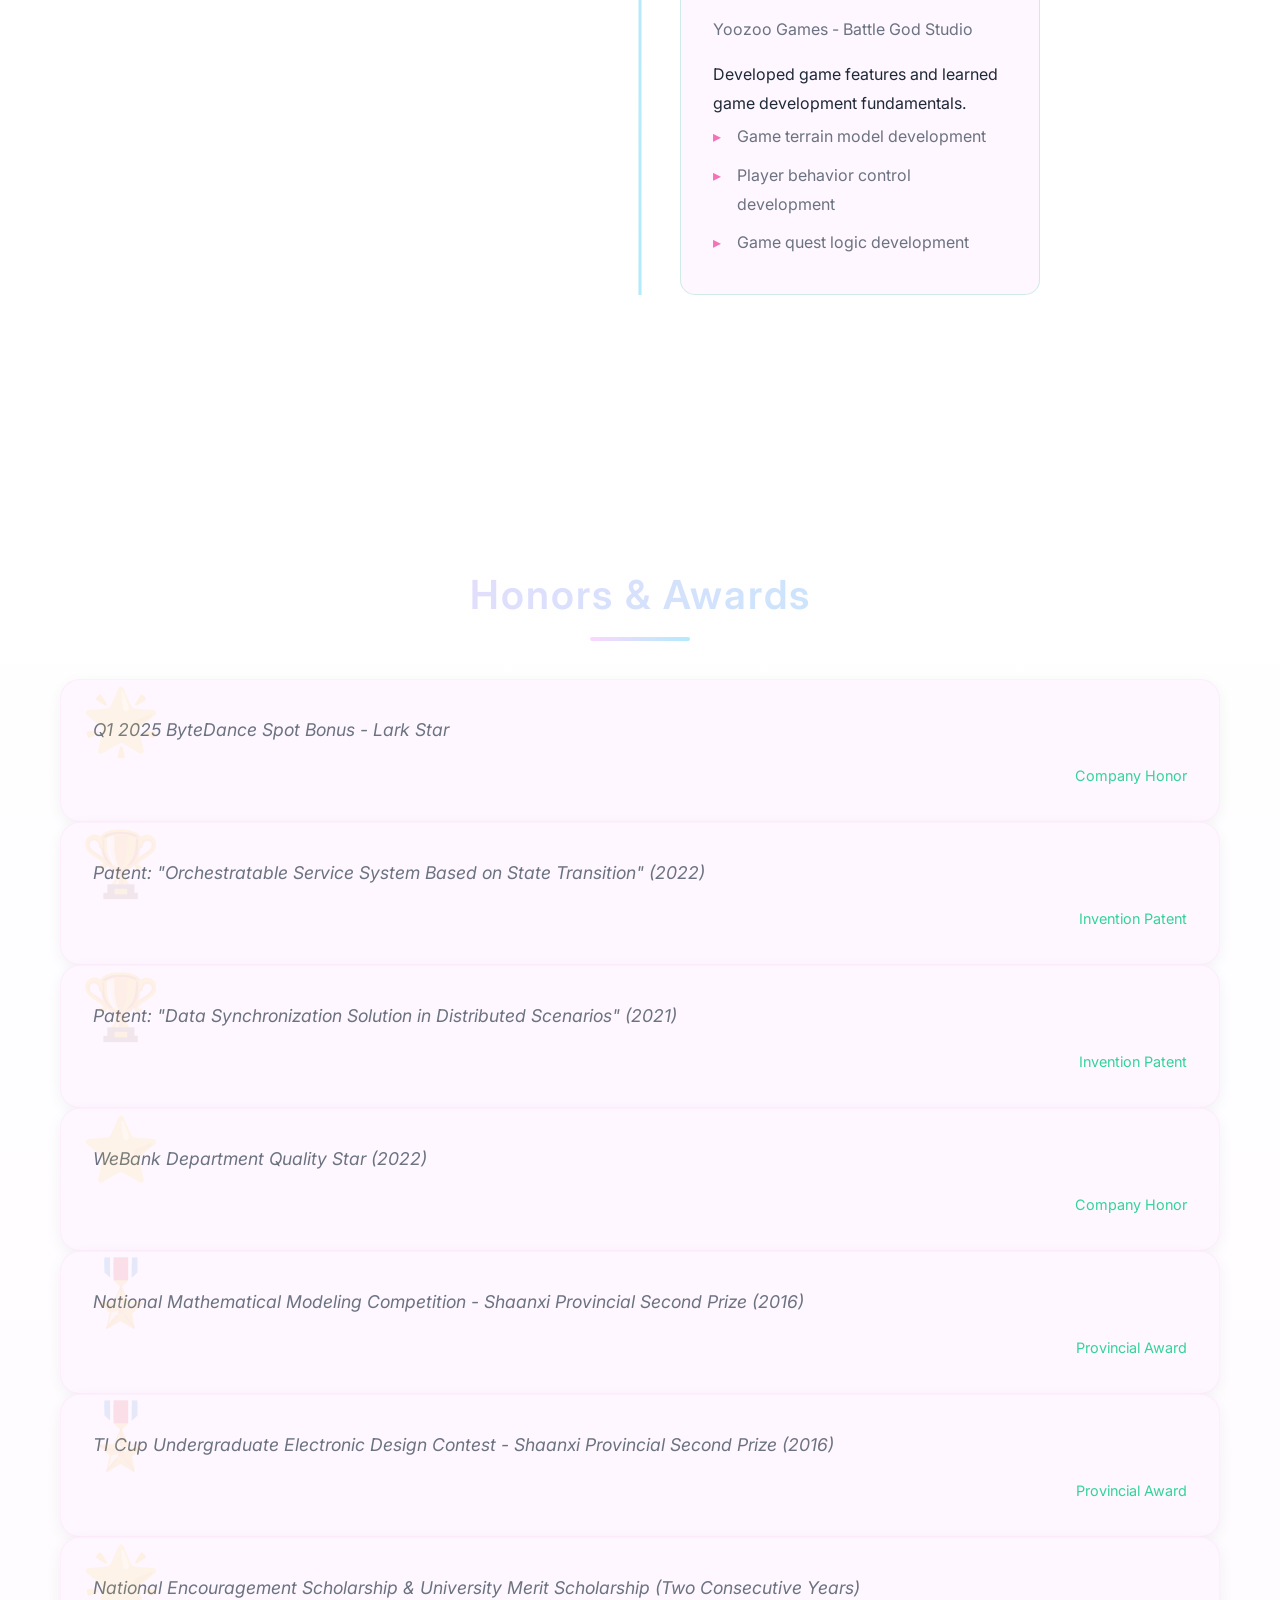
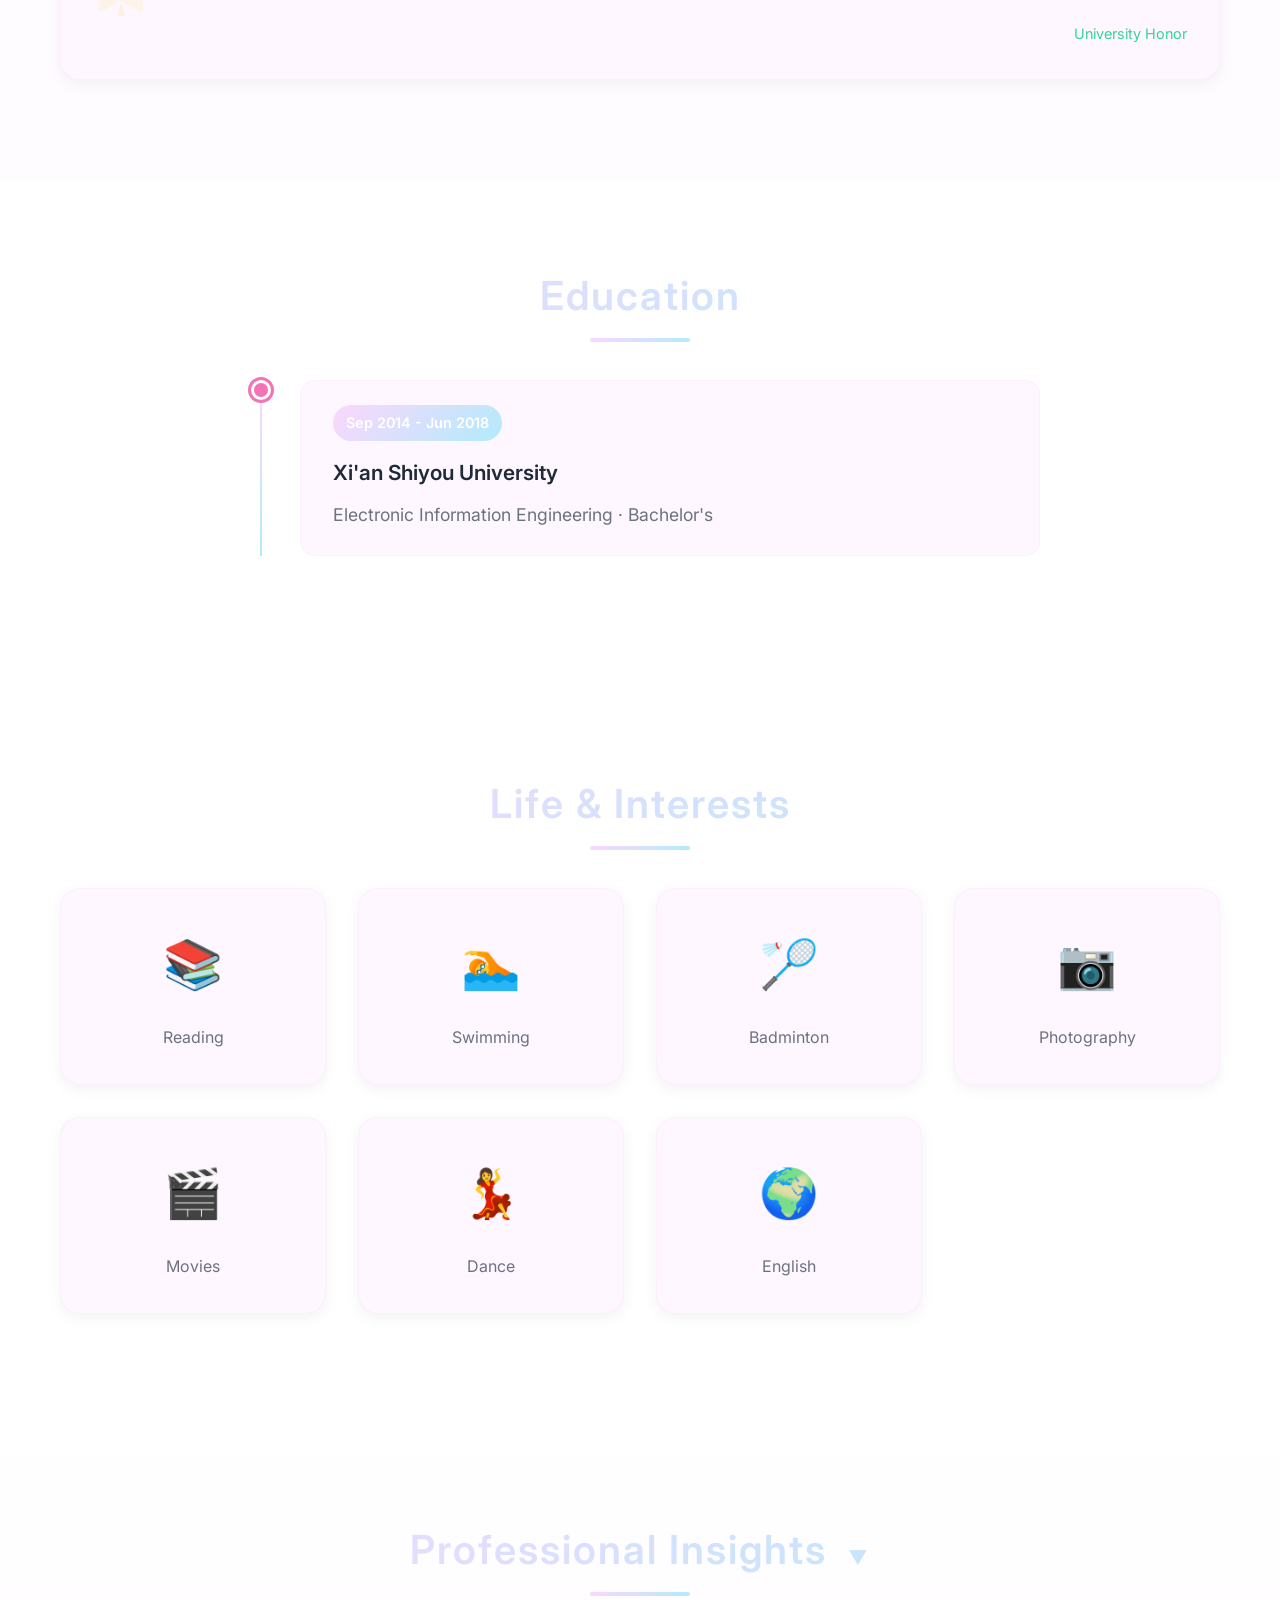
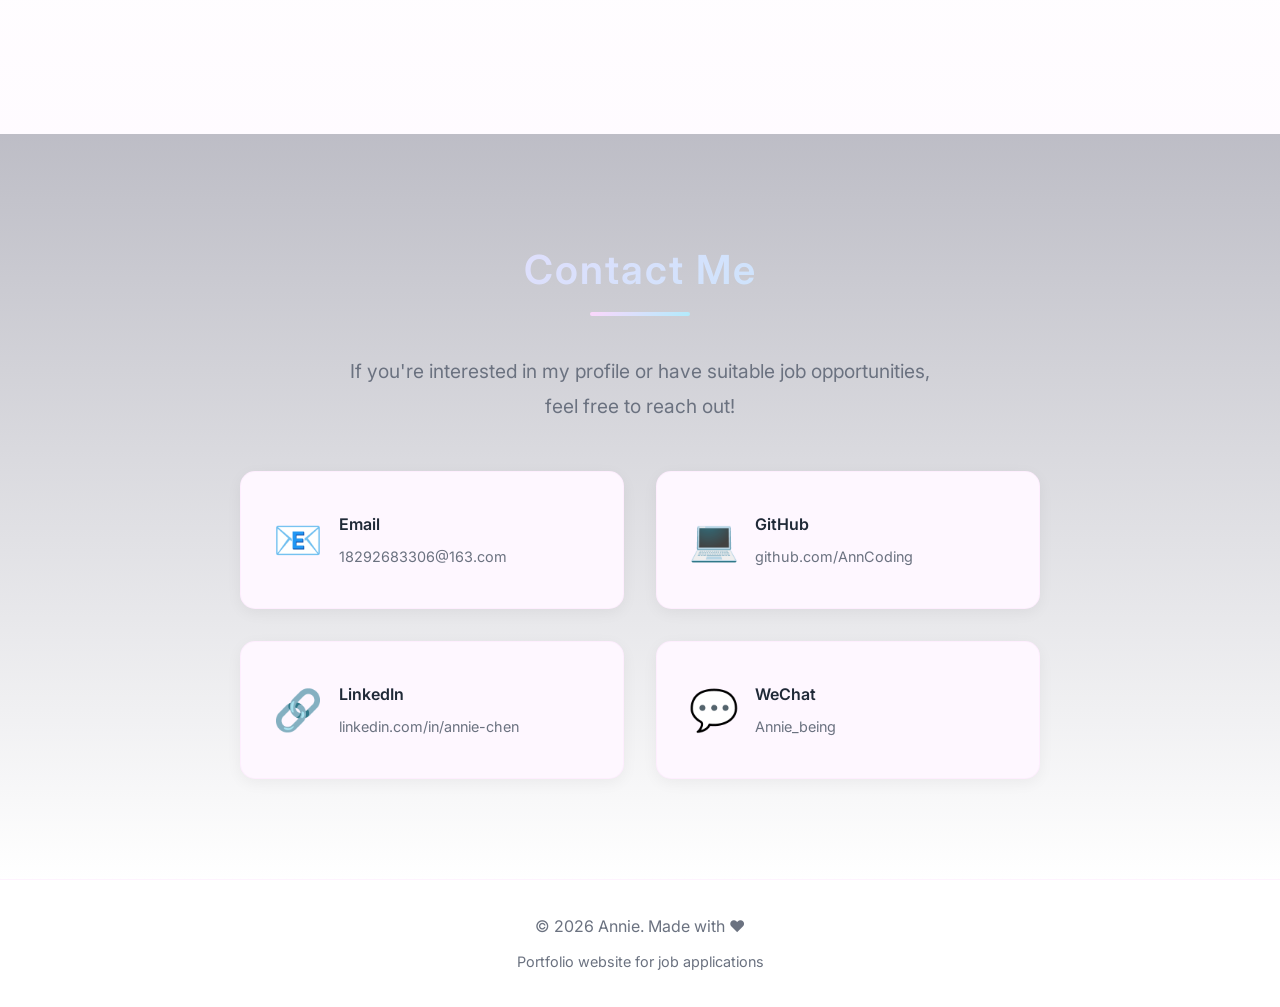
<file: index_en.html>
<!DOCTYPE html>
<html lang="en">
<head>
    <meta charset="UTF-8">
    <meta name="viewport" content="width=device-width, initial-scale=1.0">
    <title>Annie - Backend Engineer Portfolio</title>
    <link rel="stylesheet" href="css/style.css">
    <link href="https://fonts.googleapis.com/css2?family=Noto+Serif+SC:wght@300;400;500;600;700&family=Inter:wght@300;400;500;600;700&display=swap" rel="stylesheet">
    <style>
        body {
            font-family: 'Inter', 'Noto Serif SC', sans-serif;
        }
        .lang-switch {
            position: fixed;
            top: 80px;
            right: 20px;
            z-index: 999;
        }
        .lang-switch a {
            padding: 8px 16px;
            background: var(--gradient-1);
            color: white;
            text-decoration: none;
            border-radius: 20px;
            font-size: 14px;
            transition: all 0.3s ease;
        }
        .lang-switch a:hover {
            transform: scale(1.05);
            box-shadow: 0 4px 15px rgba(251, 146, 60, 0.4);
        }
    </style>
</head>
<body>
    <!-- Language Switch -->
    <div class="lang-switch">
        <a href="index.html">中文</a>
    </div>

    <!-- Navigation -->
    <nav class="navbar">
        <div class="nav-container">
            <div class="logo">Annie's Resume</div>
            <ul class="nav-menu">
                <li><a href="#home">Home</a></li>
                <li><a href="#about">About</a></li>
                <li><a href="#projects">Projects</a></li>
                <li><a href="#experience">Experience</a></li>
                <li><a href="#honors">Honors</a></li>
                <li><a href="#contact">Contact</a></li>
            </ul>
            <div class="hamburger">
                <span></span>
                <span></span>
                <span></span>
            </div>
        </div>
    </nav>

    <!-- Hero Section -->
    <section id="home" class="hero">
        <div class="hero-content">
            <div class="hero-text">
                <h1 class="glitch" data-text="Hi, I'm">Hi, I'm</h1>
                <h2 class="name-reveal">Annie</h2>
                <p class="typing-text">Backend Developer | Java/Go | AI Applications | Enterprise Systems</p>
                <div class="hero-buttons">
                    <a href="#about" class="btn btn-outline">👤 About</a>
                    <a href="https://annies-block.vercel.app/" target="_blank" class="btn btn-outline">📝 Blog</a>
                    <a href="#contact" class="btn btn-outline">✉️ Contact</a>
                </div>
            </div>
            <div class="hero-visual">
                <div class="floating-shapes">
                    <div class="shape shape-1"></div>
                    <div class="shape shape-2"></div>
                    <div class="shape shape-3"></div>
                </div>
            </div>
        </div>
        <div class="scroll-indicator">
            <span>Scroll Down</span>
            <div class="mouse">
                <div class="wheel"></div>
            </div>
        </div>
    </section>

    <!-- About Section -->
    <section id="about" class="about">
        <div class="container">
            <h2 class="section-title">About Me</h2>
            <div class="about-content">
                <div class="about-card">
                    <div class="card-icon">👩‍💻</div>
                    <h3>Profile</h3>
                    <p>Experienced backend developer proficient in Java, Go, Python, and C++. Rich experience in architecture design, performance optimization, and project management. Business domains cover fintech, supply chain systems, and AI applications.</p>
                    <p>Recently led the development of Lark enterprise knowledge Q&A features and designed the billing pipeline for knowledge base Q&A scenarios.</p>
                </div>
                <div class="about-card">
                    <div class="card-icon">🎯</div>
                    <h3>Job Preferences</h3>
                    <p>Backend Engineer | QA Developer</p>
                    <p>Preferred Locations: Shenzhen, Hong Kong</p>
                </div>
                <div class="about-card">
                    <div class="card-icon">💡</div>
                    <h3>Core Strengths</h3>
                    <ul class="strengths-list">
                        <li>Strong execution & stress tolerance</li>
                        <li>Excellent teamwork spirit</li>
                        <li>Emotionally stable & good communicator</li>
                    </ul>
                </div>
            </div>
            <div class="skills-section">
                <h3>Tech Stack</h3>
                <div class="skills-container">
                    <div class="skill-tag">Java</div>
                    <div class="skill-tag">Go</div>
                    <div class="skill-tag">Python</div>
                    <div class="skill-tag">C++</div>
                    <div class="skill-tag">Kitex</div>
                    <div class="skill-tag">Hertz</div>
                    <div class="skill-tag">RAG</div>
                    <div class="skill-tag">RocketMQ</div>
                    <div class="skill-tag">MyBatis</div>
                    <div class="skill-tag">Spring Boot</div>
                    <div class="skill-tag">Microservices</div>
                    <div class="skill-tag">Distributed Systems</div>
                </div>
            </div>
        </div>
    </section>

    <!-- Projects Section -->
    <section id="projects" class="projects">
        <div class="container">
            <h2 class="section-title">Projects</h2>
            <div class="projects-grid">
                <div class="project-card">
                    <div class="project-image">
                        <div class="placeholder-image">Lark Knowledge Q&A</div>
                    </div>
                    <div class="project-content">
                        <h3>Lark Knowledge Q&A System</h3>
                        <p class="project-desc">Enterprise-grade knowledge Q&A platform based on RAG (Retrieval-Augmented Generation) architecture, serving millions of enterprise users on Lark/Lark. Four-layer architecture (Access → Engine → Retrieval → Index), supporting multi-source knowledge (docs, wiki, email, meeting notes) intelligent retrieval and Q&A with streaming response, multi-turn dialogue, and deep retrieval capabilities.</p>
                        <div class="project-tech">
                            <span>Go</span>
                            <span>Kitex Streaming</span>
                            <span>Frontier</span>
                            <span>RocketMQ</span>
                            <span>RAG</span>
                            <span>Vector Search</span>
                        </div>
                    </div>
                </div>
                <div class="project-card">
                    <div class="project-image">
                        <div class="placeholder-image">Operation System</div>
                    </div>
                    <div class="project-content">
                        <h3>Enterprise Operation System</h3>
                        <p class="project-desc">Custom management console for configuring operation strategies and UI styles, enabling personalized interfaces for different user segments. Supports popups, banners, overlays, and strategic homepage content placement.</p>
                        <div class="project-tech">
                            <span>MyBatis Interceptor</span>
                            <span>DDD</span>
                            <span>Chain of Responsibility</span>
                            <span>TiDB</span>
                            <span>TDSQL</span>
                        </div>
                    </div>
                </div>
                <div class="project-card">
                    <div class="project-image">
                        <div class="placeholder-image">User System</div>
                    </div>
                    <div class="project-content">
                        <h3>User Authentication System</h3>
                        <p class="project-desc">Complete user login system supporting phone, WeChat, QQ social login with account association. Personal and enterprise real-name verification with online verification, facial recognition, and enterprise data source validation.</p>
                        <div class="project-tech">
                            <span>Quartz</span>
                            <span>Redis Hot User</span>
                            <span>State Machine</span>
                            <span>Multi-account Linking</span>
                        </div>
                    </div>
                </div>
                <div class="project-card">
                    <div class="project-image">
                        <div class="placeholder-image">UGC System</div>
                    </div>
                    <div class="project-content">
                        <h3>UGC System</h3>
                        <p class="project-desc">User-generated content platform with content generation, moderation, display, and analytics. Features include reviews, ratings, tags, favorites, moderation with false-positive rate tracking, and AB test platform integration.</p>
                        <div class="project-tech">
                            <span>MQ</span>
                            <span>MCC Config Center</span>
                            <span>AB Test Platform</span>
                        </div>
                    </div>
                </div>
                <div class="project-card">
                    <div class="project-image">
                        <div class="placeholder-image">Product Center</div>
                    </div>
                    <div class="project-content">
                        <h3>Supply Chain Product Center</h3>
                        <p class="project-desc">Domain model-based storage architecture upgrade enabling unified product distribution across multiple third-party platforms (Meituan Hotels, Mafengwo, Xiaohongshu). Includes storage refactoring, product center features, and host-listing relationship management CRM.</p>
                        <div class="project-tech">
                            <span>Delay Queue</span>
                            <span>Crane Scheduler</span>
                            <span>Redis</span>
                            <span>Spring Boot</span>
                        </div>
                    </div>
                </div>
                <div class="project-card">
                    <div class="project-image">
                        <div class="placeholder-image">Personal Agent</div>
                    </div>
                    <div class="project-content">
                        <h3>Stock Analysis Agent</h3>
                        <p class="project-desc">Personal research project - built an AI agent for stock selection and daily market analysis, exploring AI applications in financial domain.</p>
                        <div class="project-tech">
                            <span>AI Agent</span>
                            <span>Python</span>
                            <span>Data Analysis</span>
                        </div>
                    </div>
                </div>
            </div>
        </div>
    </section>

    <!-- Experience Section -->
    <section id="experience" class="experience">
        <div class="container">
            <h2 class="section-title">Work Experience</h2>
            <div class="timeline">
                <div class="timeline-item">
                    <div class="timeline-dot"></div>
                    <div class="timeline-content">
                        <div class="timeline-date">Jan 2024 - Apr 2026</div>
                        <h3>Backend Developer</h3>
                        <h4>ByteDance - Lark Search</h4>
                        <p>Responsible for end-to-end development and maintenance of knowledge base Q&A scenario pipelines, billing system design, and search platform integration maintenance.</p>
                        <ul>
                            <li>Developed knowledge base Q&A scenario pipelines from 0 to 1</li>
                            <li>Designed and implemented billing flow for the Q&A system</li>
                            <li>Maintained search platform integration systems</li>
                            <li>Received Q1 2025 Spot Bonus - Lark Star</li>
                        </ul>
                    </div>
                </div>
                <div class="timeline-item">
                    <div class="timeline-dot"></div>
                    <div class="timeline-content">
                        <div class="timeline-date">Mar 2020 - Jul 2023</div>
                        <h3>Java Developer</h3>
                        <h4>WeBank - Corporate & Institutional Business</h4>
                        <p>Built and maintained enterprise App operation systems, led user system refactoring, and drove login and real-name authentication feature improvements.</p>
                        <ul>
                            <li>Built enterprise App operation system (popups, banners, overlays, homepage operations)</li>
                            <li>Refactored enterprise App user system</li>
                            <li>Led user login and real-name authentication feature reconstruction</li>
                            <li>Patent: "Orchestratable Service System Based on State Transition" (2022)</li>
                            <li>Department Quality Star Award (2022)</li>
                        </ul>
                    </div>
                </div>
                <div class="timeline-item">
                    <div class="timeline-dot"></div>
                    <div class="timeline-content">
                        <div class="timeline-date">Jan 2018 - Mar 2020</div>
                        <h3>Java Developer</h3>
                        <h4>Meituan - Supply Chain Systems</h4>
                        <p>Participated in supply chain product center refactoring, maintained listing information, and built UGC and virtual phone systems.</p>
                        <ul>
                            <li>Supply chain product center refactoring project</li>
                            <li>Maintained and updated listing information</li>
                            <li>Built and maintained UGC system (reviews, ratings, tags, favorites)</li>
                            <li>Built virtual phone system</li>
                            <li>Patent: "Data Synchronization Solution in Distributed Scenarios" (2021)</li>
                        </ul>
                    </div>
                </div>
                <div class="timeline-item">
                    <div class="timeline-dot"></div>
                    <div class="timeline-content">
                        <div class="timeline-date">Jul 2017 - Nov 2017</div>
                        <h3>Game Development Intern</h3>
                        <h4>Yoozoo Games - Battle God Studio</h4>
                        <p>Developed game features and learned game development fundamentals.</p>
                        <ul>
                            <li>Game terrain model development</li>
                            <li>Player behavior control development</li>
                            <li>Game quest logic development</li>
                        </ul>
                    </div>
                </div>
            </div>
        </div>
    </section>

    <!-- Honors Section -->
    <section id="honors" class="insights">
        <div class="container">
            <h2 class="section-title">Honors & Awards</h2>
            <div class="insights-grid">
                <div class="insight-card">
                    <div class="insight-quote">🌟</div>
                    <p class="insight-text">Q1 2025 ByteDance Spot Bonus - Lark Star</p>
                    <div class="insight-date">Company Honor</div>
                </div>
                <div class="insight-card">
                    <div class="insight-quote">🏆</div>
                    <p class="insight-text">Patent: "Orchestratable Service System Based on State Transition" (2022)</p>
                    <div class="insight-date">Invention Patent</div>
                </div>
                <div class="insight-card">
                    <div class="insight-quote">🏆</div>
                    <p class="insight-text">Patent: "Data Synchronization Solution in Distributed Scenarios" (2021)</p>
                    <div class="insight-date">Invention Patent</div>
                </div>
                <div class="insight-card">
                    <div class="insight-quote">⭐</div>
                    <p class="insight-text">WeBank Department Quality Star (2022)</p>
                    <div class="insight-date">Company Honor</div>
                </div>
                <div class="insight-card">
                    <div class="insight-quote">🎖️</div>
                    <p class="insight-text">National Mathematical Modeling Competition - Shaanxi Provincial Second Prize (2016)</p>
                    <div class="insight-date">Provincial Award</div>
                </div>
                <div class="insight-card">
                    <div class="insight-quote">🎖️</div>
                    <p class="insight-text">TI Cup Undergraduate Electronic Design Contest - Shaanxi Provincial Second Prize (2016)</p>
                    <div class="insight-date">Provincial Award</div>
                </div>
                <div class="insight-card">
                    <div class="insight-quote">🌟</div>
                    <p class="insight-text">National Encouragement Scholarship & University Merit Scholarship (Two Consecutive Years)</p>
                    <div class="insight-date">University Honor</div>
                </div>
            </div>
        </div>
    </section>

    <!-- Education Section -->
    <section id="education" class="education-section">
        <div class="container">
            <h2 class="section-title">Education</h2>
            <div class="timeline-simple">
                <div class="timeline-item-simple">
                    <div class="timeline-dot-simple"></div>
                    <div class="timeline-content-simple">
                        <div class="edu-date">Sep 2014 - Jun 2018</div>
                        <h3>Xi'an Shiyou University</h3>
                        <h4>Electronic Information Engineering · Bachelor's</h4>
                    </div>
                </div>
            </div>
        </div>
    </section>

    <!-- Life Section -->
    <section id="life" class="life">
        <div class="container">
            <h2 class="section-title">Life & Interests</h2>
            <div class="life-gallery">
                <div class="life-item">
                    <div class="life-icon">📚</div>
                    <p>Reading</p>
                </div>
                <div class="life-item">
                    <div class="life-icon">🏊</div>
                    <p>Swimming</p>
                </div>
                <div class="life-item">
                    <div class="life-icon">🏸</div>
                    <p>Badminton</p>
                </div>
                <div class="life-item">
                    <div class="life-icon">📷</div>
                    <p>Photography</p>
                </div>
                <div class="life-item">
                    <div class="life-icon">🎬</div>
                    <p>Movies</p>
                </div>
                <div class="life-item">
                    <div class="life-icon">💃</div>
                    <p>Dance</p>
                </div>
                <div class="life-item">
                    <div class="life-icon">🌍</div>
                    <p>English</p>
                </div>
            </div>
        </div>
    </section>

    <!-- Insights Section -->
    <section id="insights-section" class="insights collapsible-section">
        <div class="container">
            <h2 class="section-title toggle-title" onclick="toggleInsights()">
                Professional Insights <span class="toggle-icon">▼</span>
            </h2>
            <div class="insights-grid" id="insightsGrid">
                <div class="insight-card">
                    <div class="insight-quote">"</div>
                    <p class="insight-text">Embrace "composure" in the AI era. My core competitiveness has evolved from "coding speed" to "complex problem-solving ability" and "deep business insight." AI can autocomplete code, but abstracting messy real-world business into elegant data models, making optimal architecture trade-offs between performance and cost—these "engineer wisdom" aspects cannot be replaced by AI in the short term.</p>
                    <div class="insight-date">AI Era Reflection</div>
                </div>
                <div class="insight-card">
                    <div class="insight-quote">"</div>
                    <p class="insight-text">Age 35 has no clear boundary. We must move beyond just writing code and requirements, learning to decompose problems, analyze them, and form our own methodologies. Technology is a means to solve problems. What matters more is coordinating more resources to help enterprises solve bigger problems. Match problem-solving difficulty with life stages—we should view this from a higher perspective.</p>
                    <div class="insight-date">Career Development</div>
                </div>
                <div class="insight-card">
                    <div class="insight-quote">"</div>
                    <p class="insight-text">Embrace my identity as a woman in tech with confidence. Transform strengths in listening and synthesis into unique leadership. In architecture reviews, catch edge cases others might miss. When technical debt accumulates, patiently craft smooth migration plans. Tech is a marathon—the first 10km test explosive power, but after thirty, it's about mental stamina, vision, and reverence for technology's essence.</p>
                    <div class="insight-date">Women in Tech</div>
                </div>
            </div>
        </div>
    </section>

    <!-- Contact Section -->
    <section id="contact" class="contact">
        <div class="container">
            <h2 class="section-title">Contact Me</h2>
            <div class="contact-content">
                <p class="contact-intro">If you're interested in my profile or have suitable job opportunities, feel free to reach out!</p>
                <div class="contact-methods">
                    <a href="mailto:18292683306@163.com" class="contact-item">
                        <div class="contact-icon">📧</div>
                        <div class="contact-info">
                            <h4>Email</h4>
                            <p>18292683306@163.com</p>
                        </div>
                    </a>
                    <a href="https://github.com/AnnCoding" target="_blank" class="contact-item">
                        <div class="contact-icon">💻</div>
                        <div class="contact-info">
                            <h4>GitHub</h4>
                            <p>github.com/AnnCoding</p>
                        </div>
                    </a>
                    <a href="https://www.linkedin.com/in/annie-chen-5862a5256/" target="_blank" class="contact-item">
                        <div class="contact-icon">🔗</div>
                        <div class="contact-info">
                            <h4>LinkedIn</h4>
                            <p>linkedin.com/in/annie-chen</p>
                        </div>
                    </a>
                    <a href="#" class="contact-item">
                        <div class="contact-icon">💬</div>
                        <div class="contact-info">
                            <h4>WeChat</h4>
                            <p>Annie_being</p>
                        </div>
                    </a>
                </div>
            </div>
        </div>
    </section>

    <!-- Footer -->
    <footer class="footer">
        <div class="container">
            <p>&copy; 2026 Annie. Made with ❤️</p>
            <p class="footer-note">Portfolio website for job applications</p>
        </div>
    </footer>

    <script src="js/main.js"></script>
    <script>
        // Update typing text for English version
        const typingTextsEn = [
            'Backend Developer | Java/Go | AI Applications | Enterprise Systems',
            'Lark Knowledge Q&A | WeBank | Meituan',
            'RAG Architecture | Distributed Systems | Performance Optimization'
        ];
    </script>
</body>
</html>
</file>
<file: css/style.css>
/* ==================== 全局样式 - 冰淇淋白底配色 ==================== */
:root {
    /* 冰淇淋色调 - 白底深字清爽配色 */
    --primary-color: #F472B6;
    --secondary-color: #818CF8;
    --accent-color: #34D399;
    --dark-bg: #FFFFFF;
    --card-bg: #FEF7FF;
    --text-primary: #1F2937;
    --text-secondary: #6B7280;
    --gradient-1: linear-gradient(135deg, #FCD7FC, #B1EBFC);
    --gradient-2: linear-gradient(135deg, #FCD7FC, #D0FFC9);
    --gradient-3: linear-gradient(135deg, #B1EBFC, #DEFCF2);
}

* {
    margin: 0;
    padding: 0;
    box-sizing: border-box;
}

html {
    scroll-behavior: smooth;
}

body {
    /* 优雅衬线字体 */
    font-family: 'Noto Serif SC', 'Source Han Serif CN', 'STSong', 'SimSun', serif;
    background: var(--dark-bg);
    color: var(--text-primary);
    line-height: 1.8;
    overflow-x: hidden;
    cursor: none; /* 隐藏默认鼠标，使用自定义粒子效果 */
}

/* 自定义鼠标光标容器 */
.cursor-particles {
    position: fixed;
    top: 0;
    left: 0;
    width: 100%;
    height: 100%;
    pointer-events: none;
    z-index: 9999;
}

.particle {
    position: absolute;
    width: 8px;
    height: 8px;
    background: linear-gradient(135deg, #f472b6, #a5b4fc);
    border-radius: 50%;
    pointer-events: none;
    animation: particleFade 1s ease-out forwards;
}

@keyframes particleFade {
    0% {
        opacity: 1;
        transform: scale(1);
    }
    100% {
        opacity: 0;
        transform: scale(0);
    }
}

.container {
    max-width: 1200px;
    margin: 0 auto;
    padding: 0 20px;
}

.section-title {
    font-size: 2.5rem;
    text-align: center;
    margin-bottom: 3rem;
    background: var(--gradient-1);
    -webkit-background-clip: text;
    -webkit-text-fill-color: transparent;
    background-clip: text;
    position: relative;
    font-weight: 600;
    letter-spacing: 0.05em;
}

.section-title::after {
    content: '';
    position: absolute;
    bottom: -10px;
    left: 50%;
    transform: translateX(-50%);
    width: 100px;
    height: 4px;
    background: var(--gradient-1);
    border-radius: 2px;
}

/* ==================== 导航栏 ==================== */
.navbar {
    position: fixed;
    top: 0;
    width: 100%;
    background: rgba(255, 255, 255, 0.95);
    backdrop-filter: blur(10px);
    z-index: 1000;
    border-bottom: 1px solid rgba(252, 215, 252, 0.2);
}

.nav-container {
    max-width: 1200px;
    margin: 0 auto;
    padding: 1rem 20px;
    display: flex;
    justify-content: space-between;
    align-items: center;
}

.logo {
    font-size: 1.5rem;
    font-weight: 700;
    background: var(--gradient-1);
    -webkit-background-clip: text;
    -webkit-text-fill-color: transparent;
    background-clip: text;
}

.nav-menu {
    display: flex;
    list-style: none;
    gap: 2rem;
}

.nav-menu a {
    color: var(--text-primary);
    text-decoration: none;
    font-weight: 500;
    transition: all 0.3s ease;
    position: relative;
}

.nav-menu a:hover {
    color: var(--primary-color);
}

.nav-menu a::after {
    content: '';
    position: absolute;
    bottom: -5px;
    left: 0;
    width: 0;
    height: 2px;
    background: var(--gradient-1);
    transition: width 0.3s ease;
}

.nav-menu a:hover::after {
    width: 100%;
}

.hamburger {
    display: none;
    flex-direction: column;
    gap: 5px;
    cursor: pointer;
}

.hamburger span {
    width: 25px;
    height: 3px;
    background: var(--text-primary);
    transition: all 0.3s ease;
    border-radius: 2px;
}

/* ==================== 英雄区 ==================== */
.hero {
    min-height: 100vh;
    display: flex;
    flex-direction: column;
    justify-content: center;
    align-items: center;
    position: relative;
    overflow: hidden;
}

.hero::before {
    content: '';
    position: absolute;
    top: -50%;
    left: -50%;
    width: 200%;
    height: 200%;
    background: radial-gradient(circle at 20% 50%, rgba(252, 215, 252, 0.15), transparent 50%),
                radial-gradient(circle at 80% 50%, rgba(177, 235, 252, 0.15), transparent 50%);
    animation: rotate 30s linear infinite;
}

@keyframes rotate {
    0% { transform: rotate(0deg); }
    100% { transform: rotate(360deg); }
}

.hero-content {
    display: grid;
    grid-template-columns: 1fr 1fr;
    gap: 2rem;
    max-width: 1200px;
    padding: 0 20px;
    width: 100%;
    align-items: center;
    z-index: 1;
}

.hero-text h1 {
    font-size: 3rem;
    margin-bottom: 0.5rem;
    font-weight: 600;
}

.glitch {
    position: relative;
    animation: glitch 2s infinite;
}

@keyframes glitch {
    0%, 90%, 100% { transform: translate(0); }
    92% { transform: translate(-2px, 2px); }
    94% { transform: translate(2px, -2px); }
    96% { transform: translate(-2px, -2px); }
    98% { transform: translate(2px, 2px); }
}

.name-reveal {
    font-size: 4rem;
    background: var(--gradient-2);
    -webkit-background-clip: text;
    -webkit-text-fill-color: transparent;
    background-clip: text;
    animation: fadeInUp 1s ease;
    font-weight: 700;
}

@keyframes fadeInUp {
    from {
        opacity: 0;
        transform: translateY(30px);
    }
    to {
        opacity: 1;
        transform: translateY(0);
    }
}

.typing-text {
    font-size: 1.5rem;
    color: var(--text-secondary);
    margin-bottom: 2rem;
    line-height: 1.8;
}

@keyframes typing {
    from { width: 0; }
    to { width: 100%; }
}

@keyframes blink {
    50% { border-color: transparent; }
}

.hero-buttons {
    display: flex;
    gap: 1rem;
    flex-wrap: wrap;
}

.btn {
    padding: 12px 30px;
    border-radius: 50px;
    text-decoration: none;
    font-weight: 600;
    transition: all 0.3s ease;
    display: inline-block;
}

.btn-primary {
    background: var(--gradient-1);
    color: white;
    box-shadow: 0 4px 15px rgba(252, 215, 252, 0.4);
}

.btn-primary:hover {
    transform: translateY(-3px);
    box-shadow: 0 6px 20px rgba(252, 215, 252, 0.6);
}

.btn-secondary {
    background: transparent;
    color: var(--text-primary);
    border: 2px solid var(--primary-color);
}

.btn-secondary:hover {
    background: var(--primary-color);
    color: white;
    transform: translateY(-3px);
}

.btn-outline {
    background: transparent;
    color: var(--secondary-color);
    border: 2px solid var(--secondary-color);
}

.btn-outline:hover {
    background: var(--secondary-color);
    color: white;
    transform: translateY(-3px);
}

/* 浮动图形 */
.hero-visual {
    position: relative;
    height: 400px;
}

.floating-shapes {
    position: relative;
    width: 100%;
    height: 100%;
}

.shape {
    position: absolute;
    border-radius: 30% 70% 70% 30% / 30% 30% 70% 70%;
    animation: float 8s ease-in-out infinite;
}

.shape-1 {
    width: 200px;
    height: 200px;
    background: var(--gradient-1);
    top: 50%;
    left: 50%;
    transform: translate(-50%, -50%);
    animation-delay: 0s;
    opacity: 0.7;
}

.shape-2 {
    width: 150px;
    height: 150px;
    background: var(--gradient-2);
    top: 30%;
    left: 30%;
    animation-delay: 2s;
    opacity: 0.5;
}

.shape-3 {
    width: 100px;
    height: 100px;
    background: var(--gradient-3);
    top: 60%;
    left: 60%;
    animation-delay: 4s;
    opacity: 0.6;
}

@keyframes float {
    0%, 100% { transform: translateY(0) rotate(0deg); }
    33% { transform: translateY(-20px) rotate(5deg); }
    66% { transform: translateY(20px) rotate(-5deg); }
}

/* 滚动指示器 */
.scroll-indicator {
    position: absolute;
    bottom: 30px;
    left: 50%;
    transform: translateX(-50%);
    text-align: center;
    animation: bounce 2s infinite;
    color: var(--text-secondary);
}

@keyframes bounce {
    0%, 20%, 50%, 80%, 100% { transform: translateX(-50%) translateY(0); }
    40% { transform: translateX(-50%) translateY(-10px); }
    60% { transform: translateX(-50%) translateY(-5px); }
}

.mouse {
    width: 30px;
    height: 50px;
    border: 2px solid #ccc;
    border-radius: 15px;
    margin: 10px auto 0;
    position: relative;
}

.wheel {
    width: 4px;
    height: 10px;
    background: var(--text-secondary);
    border-radius: 2px;
    position: absolute;
    top: 8px;
    left: 50%;
    transform: translateX(-50%);
    animation: scroll 2s infinite;
}

@keyframes scroll {
    0% { opacity: 1; top: 8px; }
    100% { opacity: 0; top: 25px; }
}

/* ==================== 关于我 ==================== */
.about {
    padding: 100px 0;
    background: linear-gradient(180deg, var(--dark-bg) 0%, rgba(254, 247, 255, 0.5) 100%);
}

.about-content {
    display: grid;
    grid-template-columns: repeat(auto-fit, minmax(300px, 1fr));
    gap: 2rem;
    margin-bottom: 4rem;
}

.about-card {
    background: var(--card-bg);
    padding: 2rem;
    border-radius: 20px;
    text-align: center;
    transition: all 0.3s ease;
    border: 1px solid rgba(252, 215, 252, 0.3);
    position: relative;
    overflow: hidden;
    box-shadow: 0 4px 15px rgba(0, 0, 0, 0.05);
}

.about-card::before {
    content: '';
    position: absolute;
    top: 0;
    left: 0;
    width: 100%;
    height: 100%;
    background: var(--gradient-1);
    opacity: 0;
    transition: opacity 0.3s ease;
}

.about-card:hover {
    transform: translateY(-10px);
    box-shadow: 0 20px 40px rgba(252, 215, 252, 0.25);
}

.about-card:hover::before {
    opacity: 0.1;
}

.card-icon {
    font-size: 3rem;
    margin-bottom: 1rem;
}

.about-card h3 {
    margin-bottom: 1rem;
    font-size: 1.3rem;
    font-weight: 600;
}

.about-card p {
    color: var(--text-secondary);
    line-height: 1.9;
}

.strengths-list {
    list-style: none;
    text-align: left;
    display: inline-block;
}

.strengths-list li {
    padding: 0.5rem 0;
    color: var(--text-secondary);
}

.strengths-list li::before {
    content: '✓ ';
    color: var(--primary-color);
    margin-right: 0.5rem;
}

/* 技能标签 */
.skills-section {
    text-align: center;
}

.skills-section h3 {
    margin-bottom: 2rem;
    font-size: 1.5rem;
    font-weight: 600;
}

.skills-container {
    display: flex;
    flex-wrap: wrap;
    gap: 1rem;
    justify-content: center;
}

.skill-tag {
    background: var(--gradient-1);
    padding: 10px 25px;
    border-radius: 25px;
    font-weight: 500;
    transition: all 0.3s ease;
    cursor: default;
}

.skill-tag:hover {
    transform: scale(1.1);
    box-shadow: 0 5px 20px rgba(16, 185, 129, 0.4);
}

/* ==================== 工作经历 ==================== */
.experience {
    padding: 100px 0;
}

.timeline {
    position: relative;
    max-width: 800px;
    margin: 0 auto;
}

.timeline::before {
    content: '';
    position: absolute;
    left: 50%;
    transform: translateX(-50%);
    width: 3px;
    height: 100%;
    background: var(--gradient-1);
}

.timeline-item {
    position: relative;
    margin-bottom: 4rem;
    width: 50%;
}

.timeline-item:nth-child(odd) {
    left: 0;
    padding-right: 40px;
}

.timeline-item:nth-child(even) {
    left: 50%;
    padding-left: 40px;
}

.timeline-dot {
    position: absolute;
    width: 20px;
    height: 20px;
    background: var(--primary-color);
    border-radius: 50%;
    top: 0;
}

.timeline-item:nth-child(odd) .timeline-dot {
    right: -10px;
}

.timeline-item:nth-child(even) .timeline-dot {
    left: -10px;
}

.timeline-content {
    background: var(--card-bg);
    padding: 2rem;
    border-radius: 15px;
    border: 1px solid rgba(16, 185, 129, 0.2);
    transition: all 0.3s ease;
}

.timeline-content:hover {
    transform: translateY(-5px);
    box-shadow: 0 10px 30px rgba(16, 185, 129, 0.2);
}

.timeline-date {
    display: inline-block;
    background: var(--gradient-1);
    padding: 5px 15px;
    border-radius: 20px;
    font-size: 0.9rem;
    margin-bottom: 1rem;
}

.timeline-content h3 {
    margin-bottom: 0.5rem;
    font-weight: 600;
}

.timeline-content h4 {
    color: var(--text-secondary);
    margin-bottom: 1rem;
    font-weight: 400;
}

.timeline-content ul {
    list-style: none;
    padding-left: 0;
}

.timeline-content li {
    padding: 0.3rem 0;
    color: var(--text-secondary);
    position: relative;
    padding-left: 1.5rem;
}

.timeline-content li::before {
    content: '▸';
    position: absolute;
    left: 0;
    color: var(--primary-color);
}

/* ==================== 项目经验 ==================== */
.projects {
    padding: 100px 0;
    background: linear-gradient(180deg, rgba(254, 247, 255, 0.5) 0%, var(--dark-bg) 100%);
}

.projects-grid {
    display: grid;
    grid-template-columns: repeat(auto-fit, minmax(320px, 1fr));
    gap: 2rem;
}

.project-card {
    background: var(--card-bg);
    border-radius: 20px;
    overflow: hidden;
    border: 1px solid rgba(252, 215, 252, 0.3);
    transition: all 0.3s ease;
    box-shadow: 0 4px 15px rgba(0, 0, 0, 0.05);
}

.project-card:hover {
    transform: translateY(-10px);
    box-shadow: 0 20px 40px rgba(252, 215, 252, 0.25);
}

.project-image {
    height: 200px;
    overflow: hidden;
}

.placeholder-image {
    width: 100%;
    height: 100%;
    background: var(--gradient-1);
    display: flex;
    align-items: center;
    justify-content: center;
    font-size: 1.5rem;
    font-weight: 600;
    color: white;
}

.project-content {
    padding: 1.5rem;
}

.project-content h3 {
    margin-bottom: 1rem;
    font-weight: 600;
}

.project-desc {
    color: var(--text-secondary);
    margin-bottom: 1rem;
    line-height: 1.9;
}

.project-tech {
    display: flex;
    flex-wrap: wrap;
    gap: 0.5rem;
    margin-bottom: 1rem;
}

.project-tech span {
    background: rgba(244, 114, 182, 0.15);
    padding: 5px 12px;
    border-radius: 15px;
    font-size: 0.85rem;
    color: #be185d;
    font-weight: 500;
}

.project-link {
    color: var(--primary-color);
    text-decoration: none;
    font-weight: 600;
    transition: all 0.3s ease;
}

.project-link:hover {
    color: var(--accent-color);
}

/* ==================== 自主学习 ==================== */
.learning {
    padding: 100px 0;
}

.learning-content {
    display: grid;
    grid-template-columns: repeat(auto-fit, minmax(250px, 1fr));
    gap: 2rem;
}

.learning-item {
    background: var(--card-bg);
    padding: 2rem;
    border-radius: 20px;
    text-align: center;
    border: 1px solid rgba(125, 211, 252, 0.2);
    transition: all 0.3s ease;
}

.learning-item:hover {
    transform: translateY(-5px);
    box-shadow: 0 15px 35px rgba(125, 211, 252, 0.3);
    border-color: var(--secondary-color);
}

.learning-icon {
    font-size: 3rem;
    margin-bottom: 1rem;
}

.learning-item h3 {
    margin-bottom: 1rem;
    font-weight: 600;
}

.learning-item p {
    color: var(--text-secondary);
}

/* ==================== 教育背景（时间线风格） ==================== */
.education-section {
    padding: 80px 0;
}

.timeline-simple {
    position: relative;
    max-width: 800px;
    margin: 0 auto;
}

.timeline-simple::before {
    content: '';
    position: absolute;
    left: 20px;
    top: 0;
    bottom: 0;
    width: 2px;
    background: var(--gradient-1);
}

.timeline-item-simple {
    position: relative;
    padding-left: 60px;
    margin-bottom: 2rem;
}

.timeline-dot-simple {
    position: absolute;
    left: 11px;
    top: 0;
    width: 20px;
    height: 20px;
    background: var(--primary-color);
    border-radius: 50%;
    border: 3px solid white;
    box-shadow: 0 0 0 3px var(--primary-color);
}

.timeline-content-simple {
    background: var(--card-bg);
    padding: 1.5rem 2rem;
    border-radius: 15px;
    border: 1px solid rgba(252, 215, 252, 0.3);
    transition: all 0.3s ease;
}

.timeline-content-simple:hover {
    transform: translateY(-3px);
    box-shadow: 0 10px 30px rgba(244, 114, 182, 0.2);
}

.edu-date {
    display: inline-block;
    padding: 0.3rem 0.8rem;
    background: var(--gradient-1);
    color: white;
    border-radius: 20px;
    font-size: 0.9rem;
    font-weight: 600;
    margin-bottom: 0.8rem;
}

.timeline-content-simple h3 {
    margin-bottom: 0.5rem;
    font-weight: 600;
    font-size: 1.3rem;
}

.timeline-content-simple h4 {
    color: var(--text-secondary);
    font-weight: 400;
    font-size: 1.1rem;
}

/* ==================== 感悟体验 ==================== */
.insights {
    padding: 100px 0;
    background: linear-gradient(180deg, var(--dark-bg) 0%, rgba(254, 247, 255, 0.5) 100%);
}

/* 可折叠区域 */
.collapsible-section .insights-grid {
    display: none;
}

.collapsible-section.expanded .insights-grid {
    display: grid;
    grid-template-columns: repeat(auto-fit, minmax(300px, 1fr));
    gap: 2rem;
}

.toggle-title {
    cursor: pointer;
    user-select: none;
    position: relative;
    transition: all 0.3s ease;
}

.toggle-title:hover {
    color: var(--primary-color);
}

.toggle-icon {
    display: inline-block;
    margin-left: 10px;
    font-size: 1.2rem;
    transition: transform 0.3s ease;
}

.collapsible-section.expanded .toggle-icon {
    transform: rotate(180deg);
}

.insight-card {
    background: var(--card-bg);
    padding: 2rem;
    border-radius: 20px;
    position: relative;
    border: 1px solid rgba(252, 215, 252, 0.3);
    transition: all 0.3s ease;
    box-shadow: 0 4px 15px rgba(0, 0, 0, 0.05);
}

.insight-card:hover {
    transform: translateY(-5px);
    box-shadow: 0 15px 35px rgba(252, 215, 252, 0.2);
    border-color: var(--accent-color);
}

.insight-quote {
    font-size: 4rem;
    position: absolute;
    top: 10px;
    left: 20px;
    opacity: 0.1;
    line-height: 1;
    font-family: Georgia, serif;
}

.insight-text {
    font-size: 1.1rem;
    line-height: 2;
    color: var(--text-secondary);
    margin-bottom: 1rem;
    font-style: italic;
}

.insight-date {
    color: var(--accent-color);
    font-size: 0.9rem;
    text-align: right;
}

/* ==================== 美好生活 ==================== */
.life {
    padding: 100px 0;
}

.life-gallery {
    display: grid;
    grid-template-columns: repeat(auto-fit, minmax(250px, 1fr));
    gap: 2rem;
}

.life-item {
    background: var(--card-bg);
    padding: 2rem;
    border-radius: 20px;
    text-align: center;
    border: 1px solid rgba(252, 215, 252, 0.3);
    transition: all 0.3s ease;
    box-shadow: 0 4px 15px rgba(0, 0, 0, 0.05);
}

.life-item:hover {
    transform: translateY(-5px);
    box-shadow: 0 15px 35px rgba(252, 215, 252, 0.2);
    border-color: var(--secondary-color);
}

.life-item h3 {
    margin-bottom: 0;
    font-size: 1.1rem;
    font-weight: 500;
    color: var(--text-primary);
}

.life-icon {
    font-size: 3rem;
    margin-bottom: 1rem;
}

.life-item h3 {
    margin-bottom: 1rem;
    font-weight: 600;
}

.life-item p {
    color: var(--text-secondary);
}

/* ==================== 联系我 ==================== */
.contact {
    padding: 100px 0;
    background: linear-gradient(180deg, rgba(37, 37, 66, 0.3) 0%, var(--dark-bg) 100%);
}

.contact-content {
    text-align: center;
}

.contact-intro {
    font-size: 1.2rem;
    color: var(--text-secondary);
    margin-bottom: 3rem;
    max-width: 600px;
    margin-left: auto;
    margin-right: auto;
}

.contact-methods {
    display: grid;
    grid-template-columns: repeat(auto-fit, minmax(250px, 1fr));
    gap: 2rem;
    max-width: 800px;
    margin: 0 auto;
}

.contact-item {
    background: var(--card-bg);
    padding: 2rem;
    border-radius: 15px;
    display: flex;
    align-items: center;
    gap: 1rem;
    text-decoration: none;
    color: inherit;
    border: 1px solid rgba(252, 215, 252, 0.3);
    transition: all 0.3s ease;
    box-shadow: 0 4px 15px rgba(0, 0, 0, 0.05);
}

.contact-item:hover {
    transform: translateY(-5px);
    box-shadow: 0 15px 35px rgba(252, 215, 252, 0.2);
    border-color: var(--primary-color);
}

.contact-icon {
    font-size: 2.5rem;
}

.contact-info {
    text-align: left;
}

.contact-info h4 {
    margin-bottom: 0.3rem;
    font-weight: 600;
}

.contact-info p {
    color: var(--text-secondary);
    font-size: 0.9rem;
}

/* ==================== 页脚 ==================== */
.footer {
    padding: 2rem 0;
    text-align: center;
    border-top: 1px solid rgba(252, 215, 252, 0.3);
}

.footer p {
    color: var(--text-secondary);
}

.footer-note {
    font-size: 0.9rem;
    margin-top: 0.5rem;
}

/* ==================== 响应式设计 ==================== */
@media (max-width: 768px) {
    .nav-menu {
        position: fixed;
        top: 60px;
        right: -100%;
        width: 70%;
        height: 100vh;
        background: var(--card-bg);
        flex-direction: column;
        padding: 2rem;
        transition: right 0.3s ease;
    }

    .nav-menu.active {
        right: 0;
    }

    .hamburger {
        display: flex;
    }

    .hamburger.active span:nth-child(1) {
        transform: rotate(45deg) translate(5px, 5px);
    }

    .hamburger.active span:nth-child(2) {
        opacity: 0;
    }

    .hamburger.active span:nth-child(3) {
        transform: rotate(-45deg) translate(7px, -6px);
    }

    .hero-content {
        grid-template-columns: 1fr;
        text-align: center;
    }

    .hero-text h1 {
        font-size: 2rem;
    }

    .name-reveal {
        font-size: 2.5rem;
    }

    .hero-buttons {
        justify-content: center;
    }

    .hero-visual {
        height: 300px;
    }

    .timeline::before {
        left: 20px;
    }

    .timeline-item {
        width: 100%;
        padding-left: 50px !important;
        padding-right: 0 !important;
    }

    .timeline-dot {
        left: 10px !important;
    }

    .section-title {
        font-size: 2rem;
    }

    .contact-methods {
        grid-template-columns: 1fr;
    }

    /* 移动端恢复默认鼠标 */
    body {
        cursor: auto;
    }
}

/* ==================== 滚动动画 ==================== */
.fade-in {
    opacity: 0;
    transform: translateY(30px);
    transition: all 0.6s ease;
}

.fade-in.visible {
    opacity: 1;
    transform: translateY(0);
}
</file>
